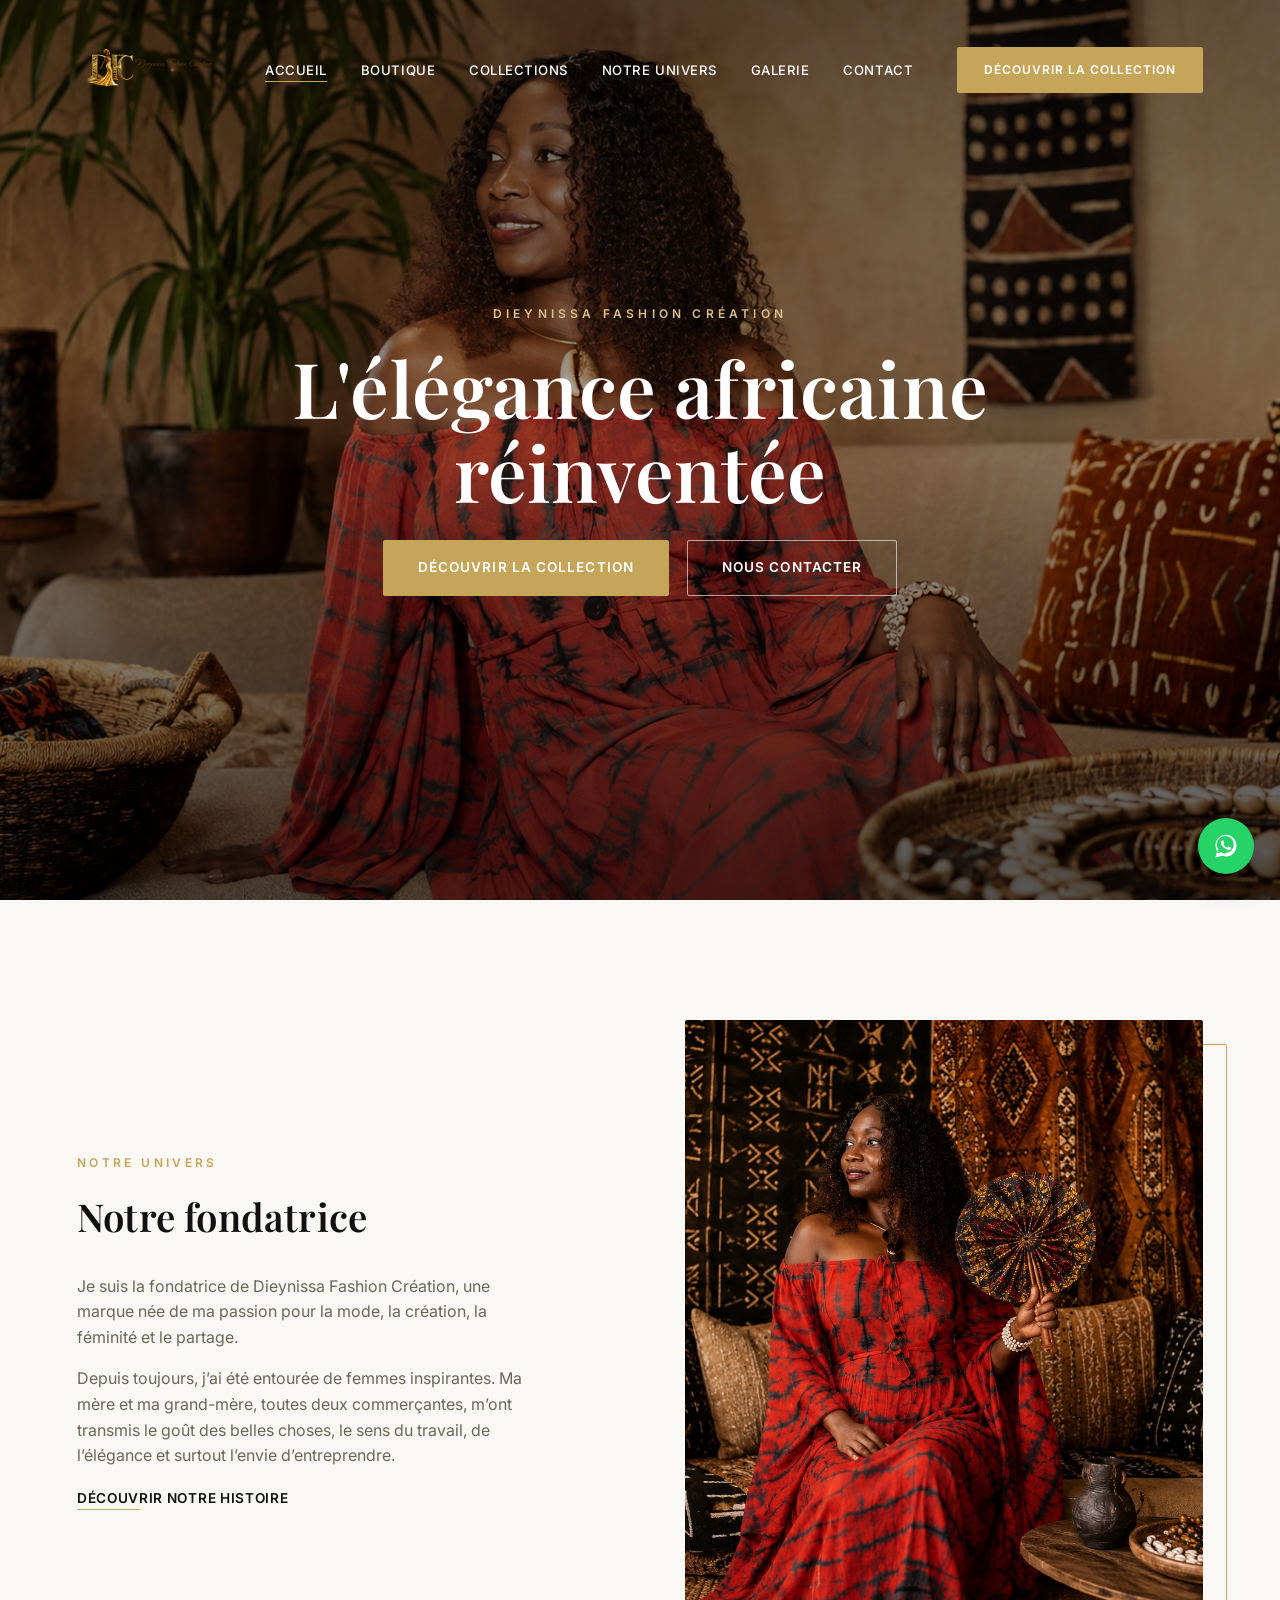
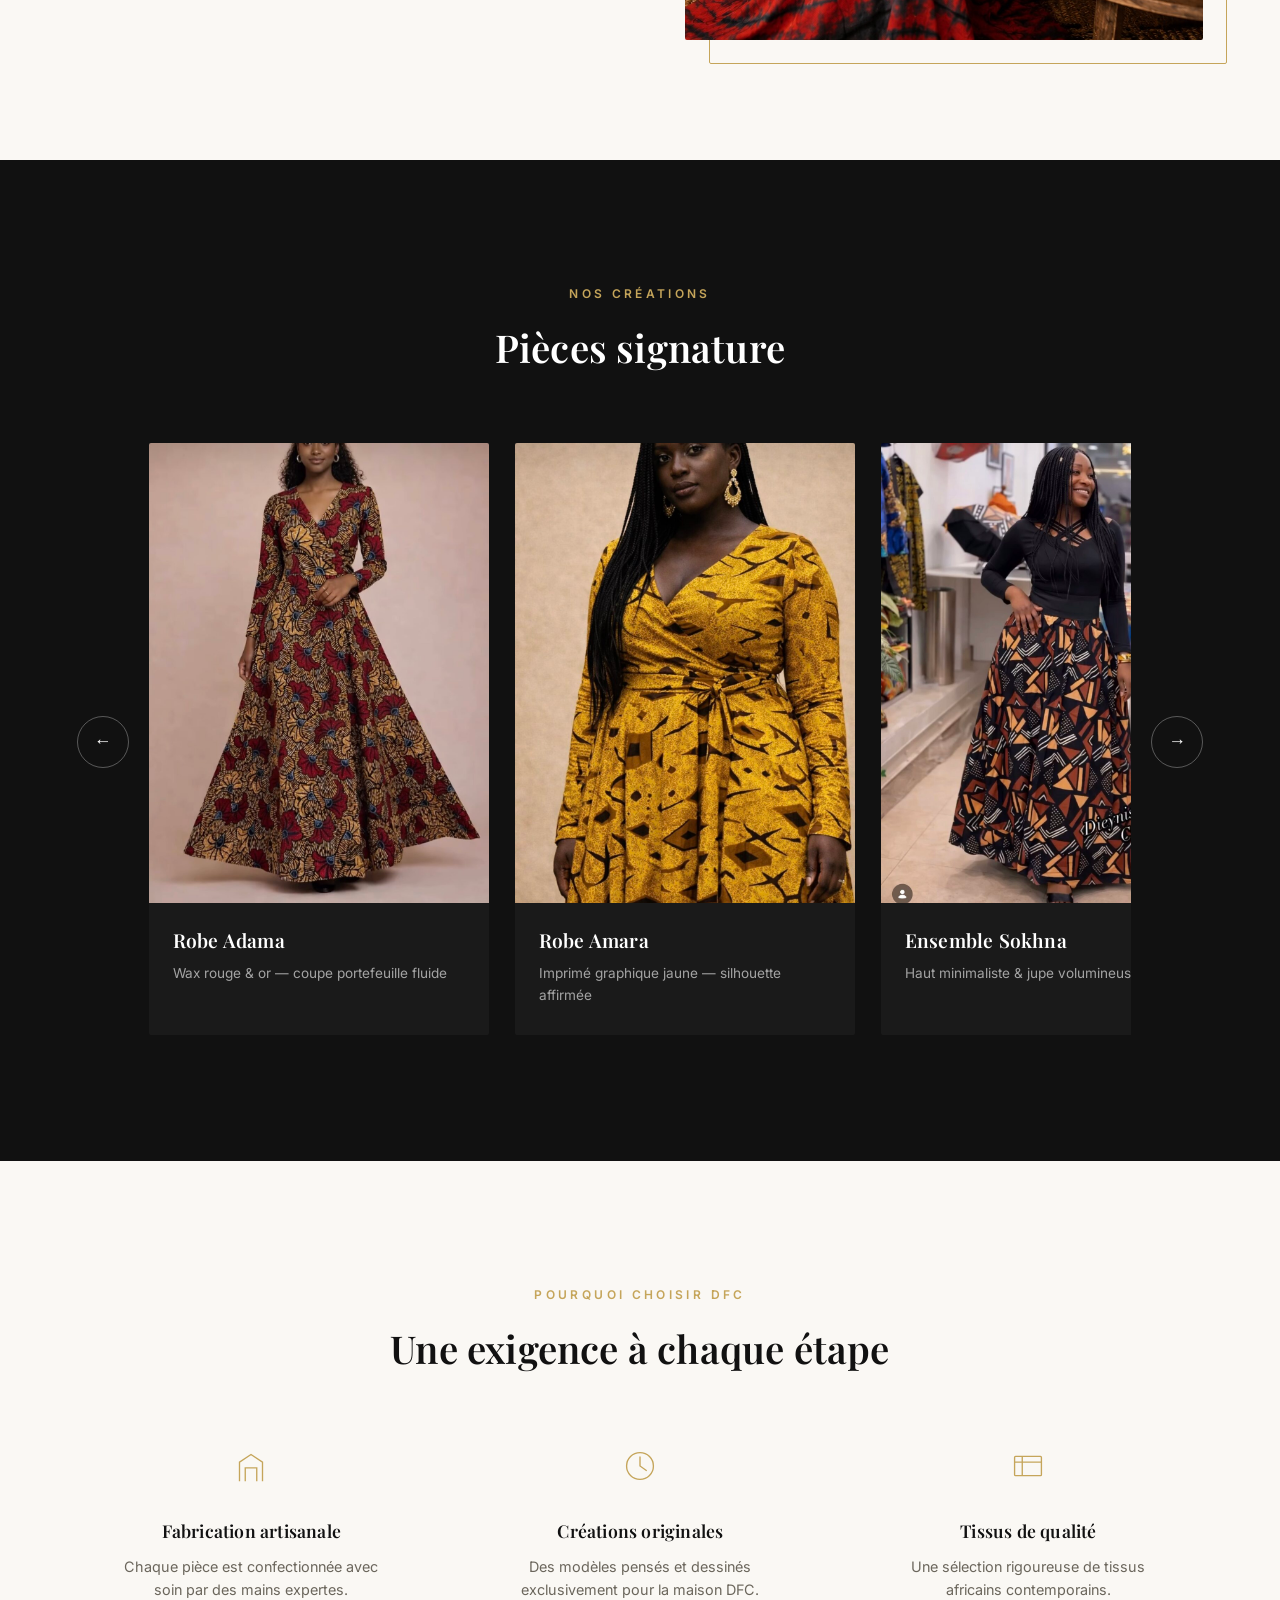
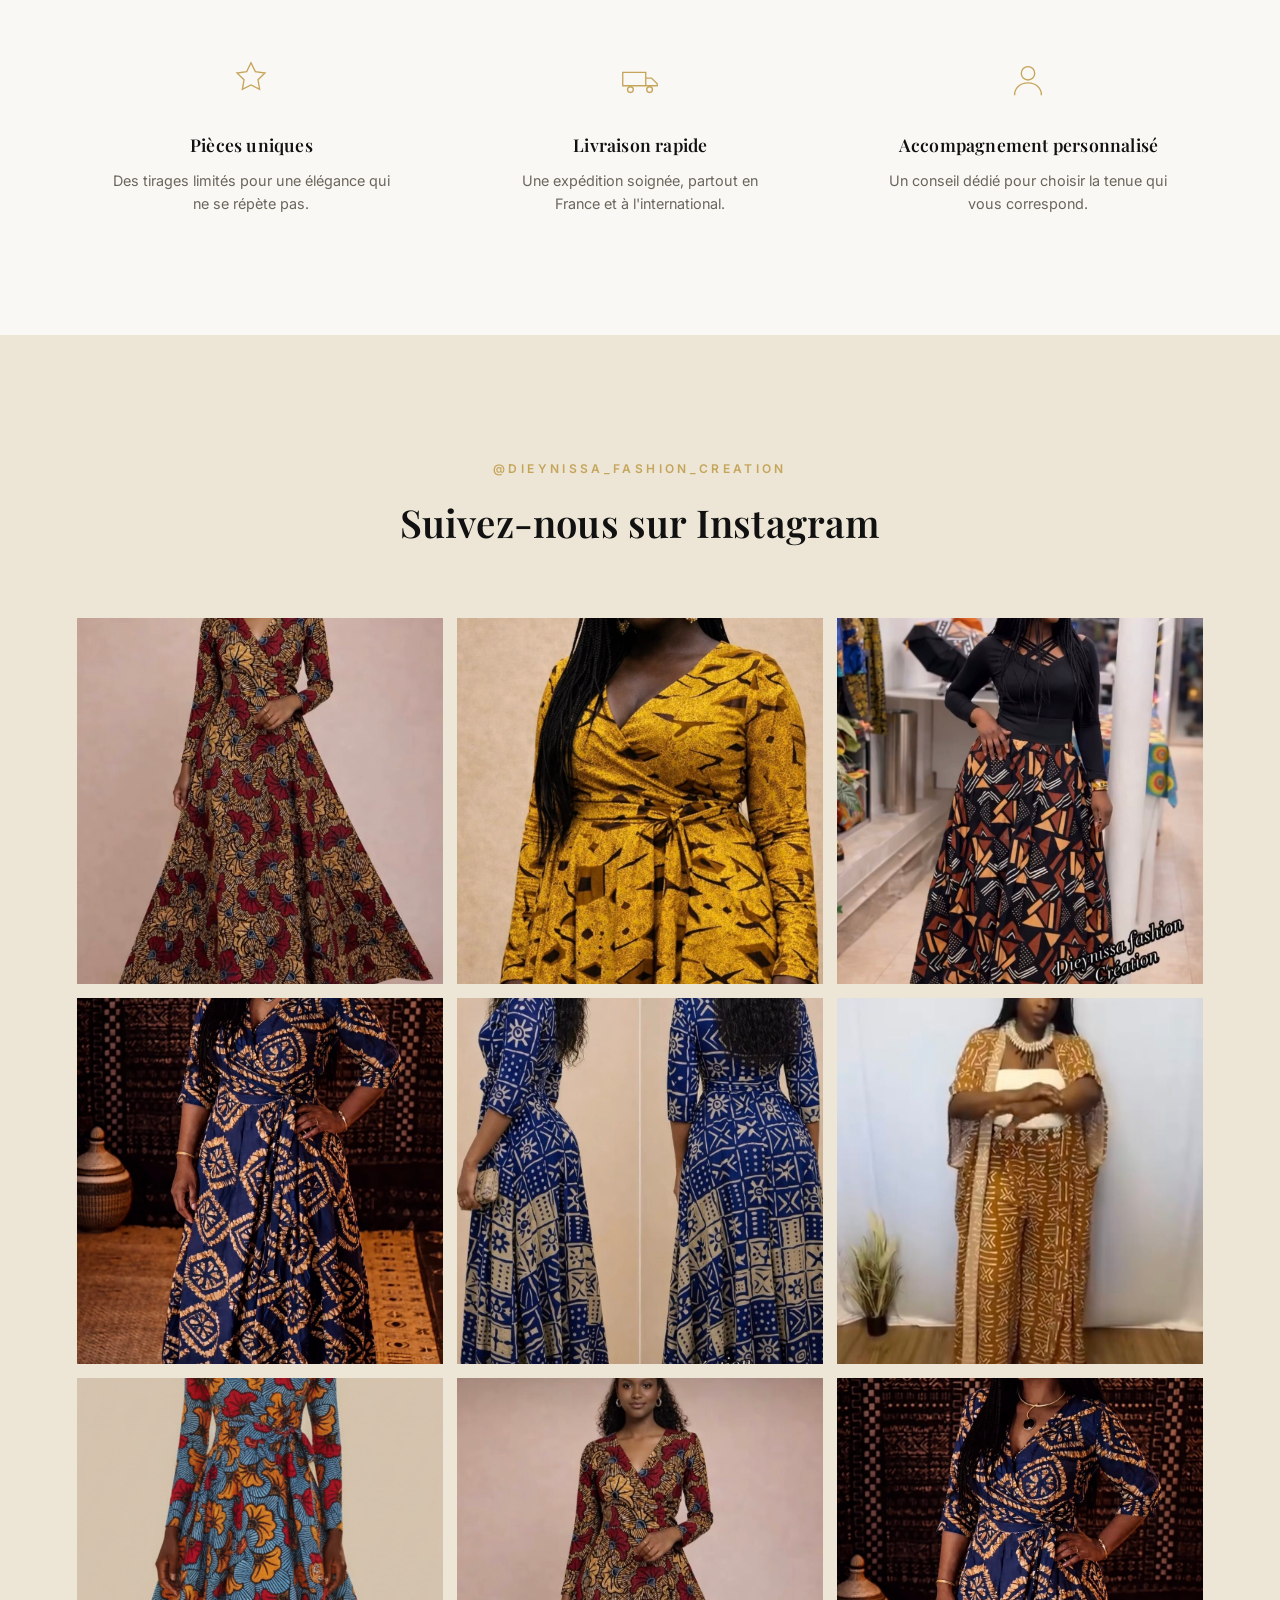
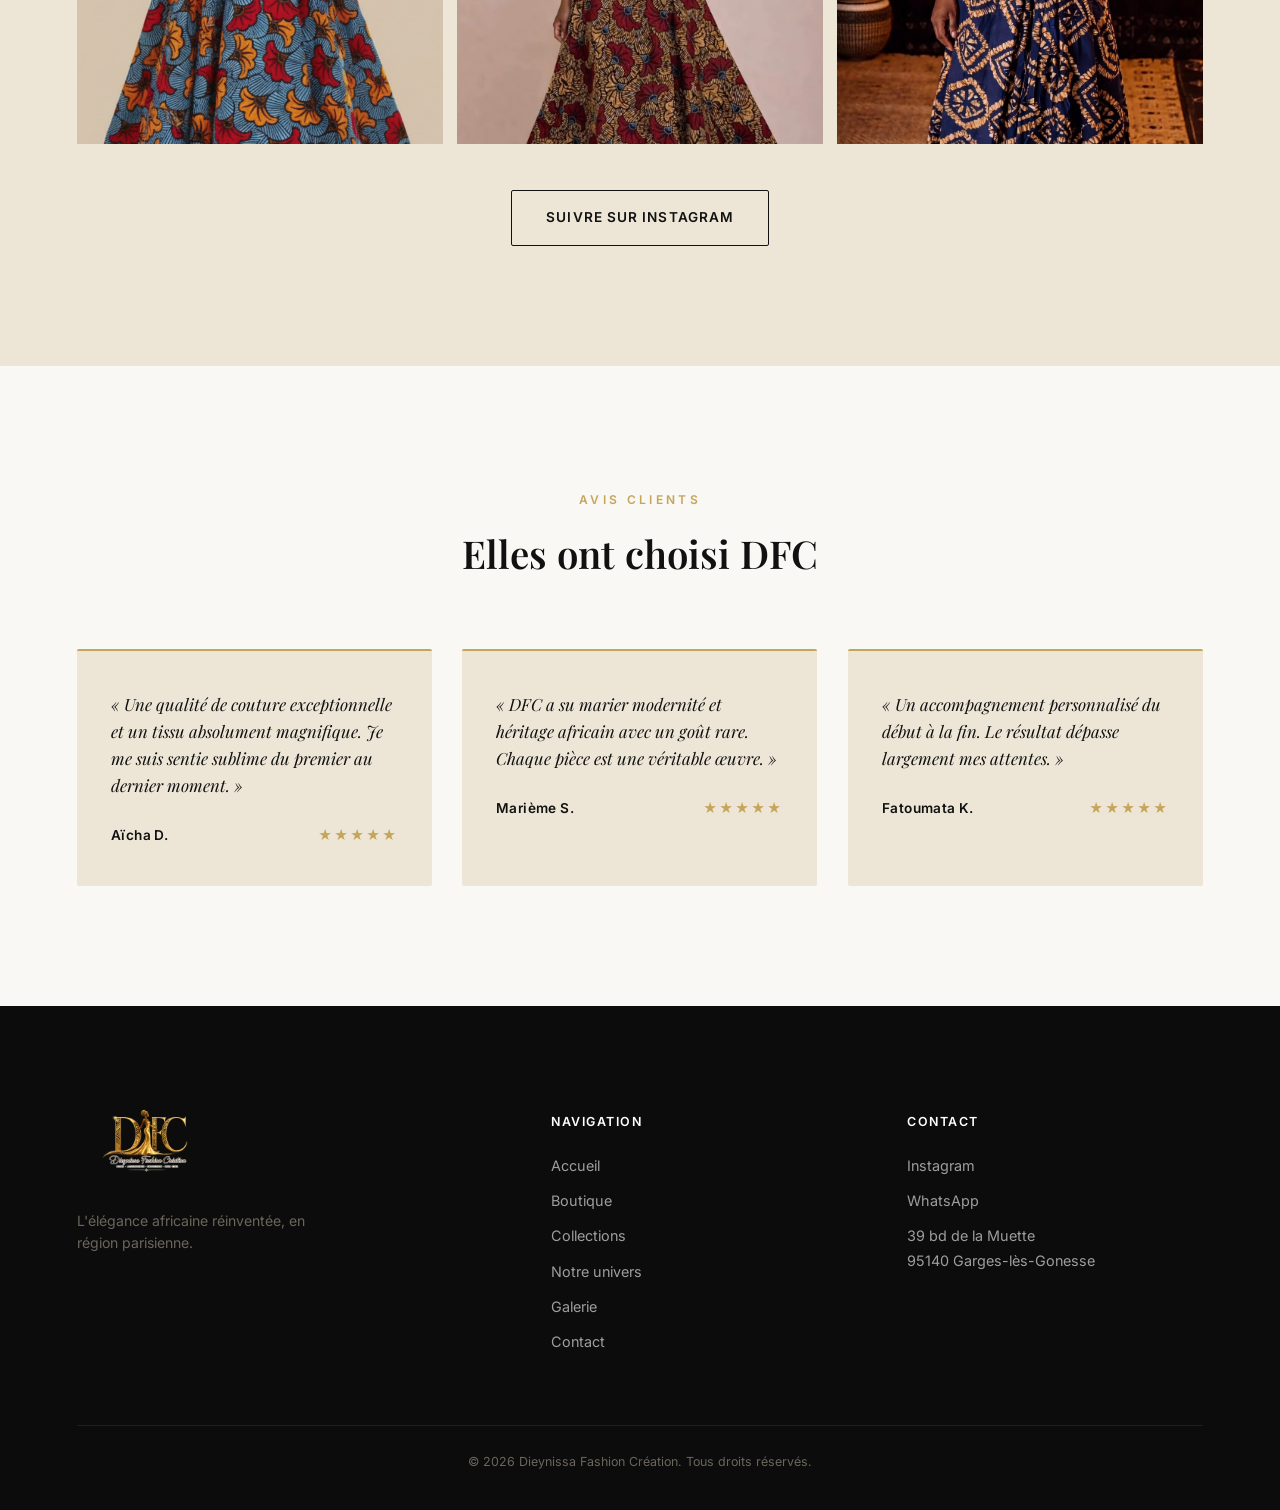
<file: index.html>
<!DOCTYPE html>
<html lang="fr">
<head>
<meta charset="UTF-8">
<meta name="viewport" content="width=device-width, initial-scale=1.0">
<title>Dieynissa Fashion Création — L'élégance africaine réinventée</title>
<meta name="description" content="DFC — Dieynissa Fashion Création. Robes, ensembles, jupes et tenues africaines modernes haut de gamme, conçues en région parisienne. Des créations uniques qui célèbrent la féminité et l'héritage africain.">
<meta name="theme-color" content="#111111">

<!-- Open Graph -->
<meta property="og:site_name" content="Dieynissa Fashion Création">
<meta property="og:title" content="Dieynissa Fashion Création — L'élégance africaine réinventée">
<meta property="og:description" content="Des créations uniques qui célèbrent la féminité, le savoir-faire et l'héritage africain.">
<meta property="og:type" content="website">
<meta property="og:url" content="https://dieynissa-fashion-creation.vercel.app/">
<meta property="og:image" content="assets/logo/dieynissa-social-share-og.png">
<meta property="og:image:width" content="1731">
<meta property="og:image:height" content="909">
<meta property="og:image:alt" content="Dieynissa Fashion Création — Mode, Accessoires, Séduction, Bien-être">

<!-- Twitter / X Card -->
<meta name="twitter:card" content="summary_large_image">
<meta name="twitter:title" content="Dieynissa Fashion Création — L'élégance africaine réinventée">
<meta name="twitter:description" content="Des créations uniques qui célèbrent la féminité, le savoir-faire et l'héritage africain.">
<meta name="twitter:image" content="assets/logo/dieynissa-social-share-og.png">

<!-- Favicons -->
<link rel="icon" href="assets/logo/favicon.ico" sizes="any">
<link rel="icon" type="image/png" sizes="16x16" href="assets/logo/favicon-16x16.png">
<link rel="icon" type="image/png" sizes="32x32" href="assets/logo/favicon-32x32.png">
<link rel="icon" type="image/png" sizes="48x48" href="assets/logo/favicon-48x48.png">
<link rel="apple-touch-icon" sizes="180x180" href="assets/logo/apple-touch-icon.png">
<link rel="manifest" href="site.webmanifest">

<link rel="preconnect" href="https://fonts.googleapis.com">
<link rel="preconnect" href="https://fonts.gstatic.com" crossorigin>
<link href="https://fonts.googleapis.com/css2?family=Playfair+Display:ital,wght@0,400;0,500;0,600;0,700;1,500&family=Inter:wght@300;400;500;600;700&display=swap" rel="stylesheet">

<link rel="stylesheet" href="css/style.css">
<link rel="stylesheet" href="css/responsive.css">

<script type="application/ld+json">
{
  "@context": "https://schema.org",
  "@type": "Organization",
  "name": "Dieynissa Fashion Création",
  "alternateName": "DFC",
  "url": "https://dieynissa-fashion-creation.vercel.app/",
  "logo": "https://dieynissa-fashion-creation.vercel.app/assets/logo/dieynissa-google-thumbnail.png",
  "sameAs": [
    "https://instagram.com/dieynissa_fashion_creation_2"
  ]
}
</script>
</head>
<body>

<!-- Loader -->
<div class="loader" id="loader" aria-hidden="true">
  <span class="loader__mark">DFC</span>
</div>

<!-- ============ NAVBAR ============ -->
<header class="navbar" id="navbar">
  <div class="navbar__inner">
    <a href="#accueil" class="navbar__logo" aria-label="Accueil — Dieynissa Fashion Création">
      <img src="assets/logo/dieynissa-header-logo.png" alt="Dieynissa Fashion Création" width="220" height="150">
    </a>

    <nav class="navbar__nav" id="navMenu" aria-label="Navigation principale">
      <ul>
        <li><a href="#accueil" class="nav-link active">Accueil</a></li>
        <li><a href="boutique.html" class="nav-link">Boutique</a></li>
        <li><a href="collections.html" class="nav-link">Collections</a></li>
        <li><a href="univers.html" class="nav-link">Notre univers</a></li>
        <li><a href="galerie.html" class="nav-link">Galerie</a></li>
        <li><a href="contact.html" class="nav-link">Contact</a></li>
      </ul>
      <a href="collections.html" class="btn btn--gold navbar__cta">Découvrir la collection</a>
    </nav>

    <button class="navbar__burger" id="burgerBtn" aria-label="Ouvrir le menu" aria-expanded="false" aria-controls="navMenu">
      <span></span><span></span><span></span>
    </button>
  </div>
</header>

<!-- ============ HERO ============ -->
<section class="hero" id="accueil">
  <div class="hero__slider" id="heroSlider">
    <div class="hero__slide hero__slide--1 is-active" style="background-image:url('assets/images/hero-1.PNG');"></div>
    <div class="hero__slide hero__slide--2" data-portrait="true" style="background-image:url('assets/images/hero-2.PNG');"></div>
    <div class="hero__slide hero__slide--3" data-portrait="true" style="background-image:url('assets/images/hero-3.PNG');"></div>
    <div class="hero__slide hero__slide--4" data-portrait="true" style="background-image:url('assets/images/hero-4.PNG');"></div>
    <div class="hero__slide hero__slide--5" data-portrait="true" style="background-image:url('assets/images/hero-5.PNG');"></div>
  </div>
  <div class="hero__overlay"></div>

  <div class="hero__content">
    <p class="hero__eyebrow reveal">Dieynissa Fashion Création</p>
    <h1 class="hero__title reveal">L'élégance africaine<br>réinventée</h1>
    <div class="hero__actions reveal">
      <a href="collections.html" class="btn btn--gold">Découvrir la collection</a>
      <a href="contact.html" class="btn btn--outline">Nous contacter</a>
    </div>
  </div>

  <div class="hero__dots" id="heroDots"></div>

  <a href="#univers" class="hero__scroll" aria-label="Défiler vers le bas">
    <span></span>
  </a>
</section>

<!-- ============ NOTRE UNIVERS ============ -->
<section class="univers" id="univers">
  <div class="univers__inner">
    <div class="univers__text reveal">
      <span class="eyebrow">Notre univers</span>
      <h2>Notre fondatrice</h2>
      <p>Je suis la fondatrice de Dieynissa Fashion Création, une marque née de ma passion pour la mode, la création, la féminité et le partage.</p>
      <p>Depuis toujours, j’ai été entourée de femmes inspirantes. Ma mère et ma grand-mère, toutes deux commerçantes, m’ont transmis le goût des belles choses, le sens du travail, de l’élégance et surtout l’envie d’entreprendre.</p>
      <a href="univers.html" class="link-underline">Découvrir notre histoire</a>
    </div>
    <div class="univers__media reveal">
      <img src="assets/images/fondatrice.PNG" alt="Portrait de la fondatrice de Dieynissa Fashion Création" loading="lazy" width="1000" height="1600">
      <div class="univers__frame" aria-hidden="true"></div>
    </div>
  </div>
</section>

<!-- ============ NOS CRÉATIONS — CAROUSEL ============ -->
<section class="creations">
  <div class="section-head reveal">
    <span class="eyebrow">Nos créations</span>
    <h2>Pièces signature</h2>
  </div>

  <div class="creations__carousel">
    <button class="creations__arrow creations__arrow--prev" id="creationsPrev" aria-label="Création précédente">&#8592;</button>

    <div class="creations__track" id="creationsTrack">
      <article class="creation-card">
        <img src="assets/images/robe-01.jpg" alt="Robe Adama" loading="lazy">
        <div class="creation-card__caption">
          <h3>Robe Adama</h3>
          <p>Wax rouge &amp; or — coupe portefeuille fluide</p>
        </div>
      </article>
      <article class="creation-card">
        <img src="assets/images/robe-02.jpg" alt="Robe Amara" loading="lazy">
        <div class="creation-card__caption">
          <h3>Robe Amara</h3>
          <p>Imprimé graphique jaune — silhouette affirmée</p>
        </div>
      </article>
      <article class="creation-card">
        <img src="assets/images/ensemble-01.jpg" alt="Ensemble Sokhna" loading="lazy">
        <div class="creation-card__caption">
          <h3>Ensemble Sokhna</h3>
          <p>Haut minimaliste &amp; jupe volumineuse</p>
        </div>
      </article>
      <article class="creation-card">
        <img src="assets/images/robe-03.jpg" alt="Robe Fatou" loading="lazy">
        <div class="creation-card__caption">
          <h3>Robe Fatou</h3>
          <p>Motifs batik bleu nuit &amp; or</p>
        </div>
      </article>
      <article class="creation-card">
        <img src="assets/images/ensemble-02.jpg" alt="Tenue Yasmine" loading="lazy">
        <div class="creation-card__caption">
          <h3>Tenue Yasmine</h3>
          <p>Kimono &amp; pantalon fluide mudcloth</p>
        </div>
      </article>
      <article class="creation-card">
        <img src="assets/images/IMG_0321.PNG" alt="Robe Nabou" loading="lazy">
        <div class="creation-card__caption">
          <h3>Robe Nabou</h3>
          <p>Floral rouge &amp; or — manches longues</p>
        </div>
      </article>
    </div>

    <button class="creations__arrow creations__arrow--next" id="creationsNext" aria-label="Création suivante">&#8594;</button>
  </div>
</section>

<!-- ============ POURQUOI CHOISIR DFC ============ -->
<section class="why">
  <div class="section-head reveal">
    <span class="eyebrow">Pourquoi choisir DFC</span>
    <h2>Une exigence à chaque étape</h2>
  </div>

  <div class="why__grid">
    <div class="why__item reveal">
      <svg viewBox="0 0 48 48" class="why__icon" aria-hidden="true"><path d="M12 40V20l12-8 12 8v20" fill="none" stroke="currentColor" stroke-width="1.4"/><path d="M18 40V26h12v14" fill="none" stroke="currentColor" stroke-width="1.4"/></svg>
      <h3>Fabrication artisanale</h3>
      <p>Chaque pièce est confectionnée avec soin par des mains expertes.</p>
    </div>
    <div class="why__item reveal">
      <svg viewBox="0 0 48 48" class="why__icon" aria-hidden="true"><circle cx="24" cy="24" r="14" fill="none" stroke="currentColor" stroke-width="1.4"/><path d="M24 14v10l7 5" fill="none" stroke="currentColor" stroke-width="1.4"/></svg>
      <h3>Créations originales</h3>
      <p>Des modèles pensés et dessinés exclusivement pour la maison DFC.</p>
    </div>
    <div class="why__item reveal">
      <svg viewBox="0 0 48 48" class="why__icon" aria-hidden="true"><rect x="10" y="14" width="28" height="20" rx="1" fill="none" stroke="currentColor" stroke-width="1.4"/><path d="M10 20h28M18 14v20" fill="none" stroke="currentColor" stroke-width="1.4"/></svg>
      <h3>Tissus de qualité</h3>
      <p>Une sélection rigoureuse de tissus africains contemporains.</p>
    </div>
    <div class="why__item reveal">
      <svg viewBox="0 0 48 48" class="why__icon" aria-hidden="true"><path d="M24 6l4.5 9.2 10.1 1.5-7.3 7.1 1.7 10-9-4.7-9 4.7 1.7-10-7.3-7.1 10.1-1.5z" fill="none" stroke="currentColor" stroke-width="1.4"/></svg>
      <h3>Pièces uniques</h3>
      <p>Des tirages limités pour une élégance qui ne se répète pas.</p>
    </div>
    <div class="why__item reveal">
      <svg viewBox="0 0 48 48" class="why__icon" aria-hidden="true"><path d="M6 30h24V16H6zM30 22h6l6 6v2h-12z" fill="none" stroke="currentColor" stroke-width="1.4"/><circle cx="14" cy="34" r="3" fill="none" stroke="currentColor" stroke-width="1.4"/><circle cx="34" cy="34" r="3" fill="none" stroke="currentColor" stroke-width="1.4"/></svg>
      <h3>Livraison rapide</h3>
      <p>Une expédition soignée, partout en France et à l'international.</p>
    </div>
    <div class="why__item reveal">
      <svg viewBox="0 0 48 48" class="why__icon" aria-hidden="true"><circle cx="24" cy="17" r="7" fill="none" stroke="currentColor" stroke-width="1.4"/><path d="M10 40c0-8 6-13 14-13s14 5 14 13" fill="none" stroke="currentColor" stroke-width="1.4"/></svg>
      <h3>Accompagnement personnalisé</h3>
      <p>Un conseil dédié pour choisir la tenue qui vous correspond.</p>
    </div>
  </div>
</section>

<!-- ============ INSTAGRAM ============ -->
<section class="instagram">
  <div class="section-head reveal">
    <span class="eyebrow">@dieynissa_fashion_creation</span>
    <h2>Suivez-nous sur Instagram</h2>
  </div>

  <div class="instagram__grid">
    <a class="instagram__item reveal" href="https://instagram.com/dieynissa_fashion_creation_2" target="_blank" rel="noopener"><img src="assets/images/robe-01.jpg" alt="Photo Instagram DFC" loading="lazy"></a>
    <a class="instagram__item reveal" href="https://instagram.com/dieynissa_fashion_creation_2" target="_blank" rel="noopener"><img src="assets/images/robe-02.jpg" alt="Photo Instagram DFC" loading="lazy"></a>
    <a class="instagram__item reveal" href="https://instagram.com/dieynissa_fashion_creation_2" target="_blank" rel="noopener"><img src="assets/images/ensemble-01.jpg" alt="Photo Instagram DFC" loading="lazy"></a>
    <a class="instagram__item reveal" href="https://instagram.com/dieynissa_fashion_creation_2" target="_blank" rel="noopener"><img src="assets/images/robe-03.jpg" alt="Photo Instagram DFC" loading="lazy"></a>
    <a class="instagram__item reveal" href="https://instagram.com/dieynissa_fashion_creation_2" target="_blank" rel="noopener"><img src="assets/images/robe-04.jpg" alt="Photo Instagram DFC" loading="lazy"></a>
    <a class="instagram__item reveal" href="https://instagram.com/dieynissa_fashion_creation_2" target="_blank" rel="noopener"><img src="assets/images/ensemble-02.jpg" alt="Photo Instagram DFC" loading="lazy"></a>
    <a class="instagram__item reveal" href="https://instagram.com/dieynissa_fashion_creation_2" target="_blank" rel="noopener"><img src="assets/images/IMG_0321.PNG" alt="Photo Instagram DFC" loading="lazy"></a>
    <a class="instagram__item reveal" href="https://instagram.com/dieynissa_fashion_creation_2" target="_blank" rel="noopener"><img src="assets/images/robe-01.jpg" alt="Photo Instagram DFC" loading="lazy" style="object-position:70% 20%;"></a>
    <a class="instagram__item reveal" href="https://instagram.com/dieynissa_fashion_creation_2" target="_blank" rel="noopener"><img src="assets/images/robe-03.jpg" alt="Photo Instagram DFC" loading="lazy" style="object-position:80% 30%;"></a>
  </div>

  <div class="instagram__cta reveal">
    <a href="https://instagram.com/dieynissa_fashion_creation_2" target="_blank" rel="noopener" class="btn btn--outline-dark">Suivre sur Instagram</a>
  </div>
</section>

<!-- ============ AVIS CLIENTS ============ -->
<section class="testimonials">
  <div class="section-head reveal">
    <span class="eyebrow">Avis clients</span>
    <h2>Elles ont choisi DFC</h2>
  </div>

  <div class="testimonials__grid">
    <blockquote class="testimonial-card reveal">
      <p>« Une qualité de couture exceptionnelle et un tissu absolument magnifique. Je me suis sentie sublime du premier au dernier moment. »</p>
      <footer>
        <span class="testimonial-card__name">Aïcha D.</span>
        <span class="testimonial-card__stars" aria-label="5 étoiles sur 5">★★★★★</span>
      </footer>
    </blockquote>
    <blockquote class="testimonial-card reveal">
      <p>« DFC a su marier modernité et héritage africain avec un goût rare. Chaque pièce est une véritable œuvre. »</p>
      <footer>
        <span class="testimonial-card__name">Marième S.</span>
        <span class="testimonial-card__stars" aria-label="5 étoiles sur 5">★★★★★</span>
      </footer>
    </blockquote>
    <blockquote class="testimonial-card reveal">
      <p>« Un accompagnement personnalisé du début à la fin. Le résultat dépasse largement mes attentes. »</p>
      <footer>
        <span class="testimonial-card__name">Fatoumata K.</span>
        <span class="testimonial-card__stars" aria-label="5 étoiles sur 5">★★★★★</span>
      </footer>
    </blockquote>
  </div>
</section>

<!-- ============ FOOTER ============ -->
<footer class="footer">
  <div class="footer__inner">
    <div class="footer__brand">
      <img src="assets/logo/dieynissa-footer-logo.png" alt="Dieynissa Fashion Création" width="230" height="157">
      <p>L'élégance africaine réinventée, en région parisienne.</p>
    </div>

    <nav class="footer__nav" aria-label="Navigation pied de page">
      <h4>Navigation</h4>
      <a href="#accueil">Accueil</a>
      <a href="boutique.html">Boutique</a>
      <a href="collections.html">Collections</a>
      <a href="univers.html">Notre univers</a>
      <a href="galerie.html">Galerie</a>
      <a href="contact.html">Contact</a>
    </nav>

    <div class="footer__contact">
      <h4>Contact</h4>
      <a href="https://instagram.com/dieynissa_fashion_creation_2" target="_blank" rel="noopener">Instagram</a>
      <a href="https://wa.me/33600000000" target="_blank" rel="noopener">WhatsApp</a>
      <address>39 bd de la Muette<br>95140 Garges-lès-Gonesse</address>
    </div>
  </div>

  <div class="footer__bottom">
    <p>&copy; <span id="year"></span> Dieynissa Fashion Création. Tous droits réservés.</p>
  </div>
</footer>

<a href="https://wa.me/33600000000" target="_blank" rel="noopener" class="float-whatsapp" aria-label="Nous contacter sur WhatsApp">
  <svg viewBox="0 0 32 32" aria-hidden="true"><path fill="currentColor" d="M16.01 3C9.38 3 4 8.38 4 15.01c0 2.35.68 4.55 1.86 6.4L4 29l7.78-1.84a11.9 11.9 0 0 0 4.23.78h.01c6.63 0 12.01-5.38 12.01-12.01C28.02 8.38 22.64 3 16.01 3zm0 21.7h-.01a9.66 9.66 0 0 1-4.93-1.35l-.35-.21-4.63 1.09 1.11-4.51-.23-.37a9.63 9.63 0 0 1-1.49-5.15c0-5.34 4.35-9.69 9.7-9.69 2.59 0 5.02 1.01 6.85 2.85a9.62 9.62 0 0 1 2.84 6.84c0 5.35-4.35 9.7-9.86 9.7zm5.31-7.26c-.29-.15-1.72-.85-1.99-.94-.27-.1-.46-.15-.66.15-.19.29-.75.94-.92 1.13-.17.19-.34.22-.63.07-.29-.15-1.22-.45-2.33-1.44a8.7 8.7 0 0 1-1.61-2c-.17-.29-.02-.44.13-.59.13-.13.29-.34.44-.51.15-.17.19-.29.29-.48.1-.19.05-.36-.02-.51-.07-.15-.66-1.59-.91-2.18-.24-.57-.48-.5-.66-.51h-.56c-.19 0-.51.07-.78.36s-1.02 1-1.02 2.44 1.05 2.83 1.19 3.02c.15.19 2.06 3.14 4.99 4.4.7.3 1.24.48 1.67.61.7.22 1.34.19 1.84.12.56-.08 1.72-.7 1.96-1.38.24-.68.24-1.26.17-1.38-.07-.12-.26-.19-.55-.34z"/></svg>
</a>

<script src="js/app.js"></script>
</body>
</html>
</file>
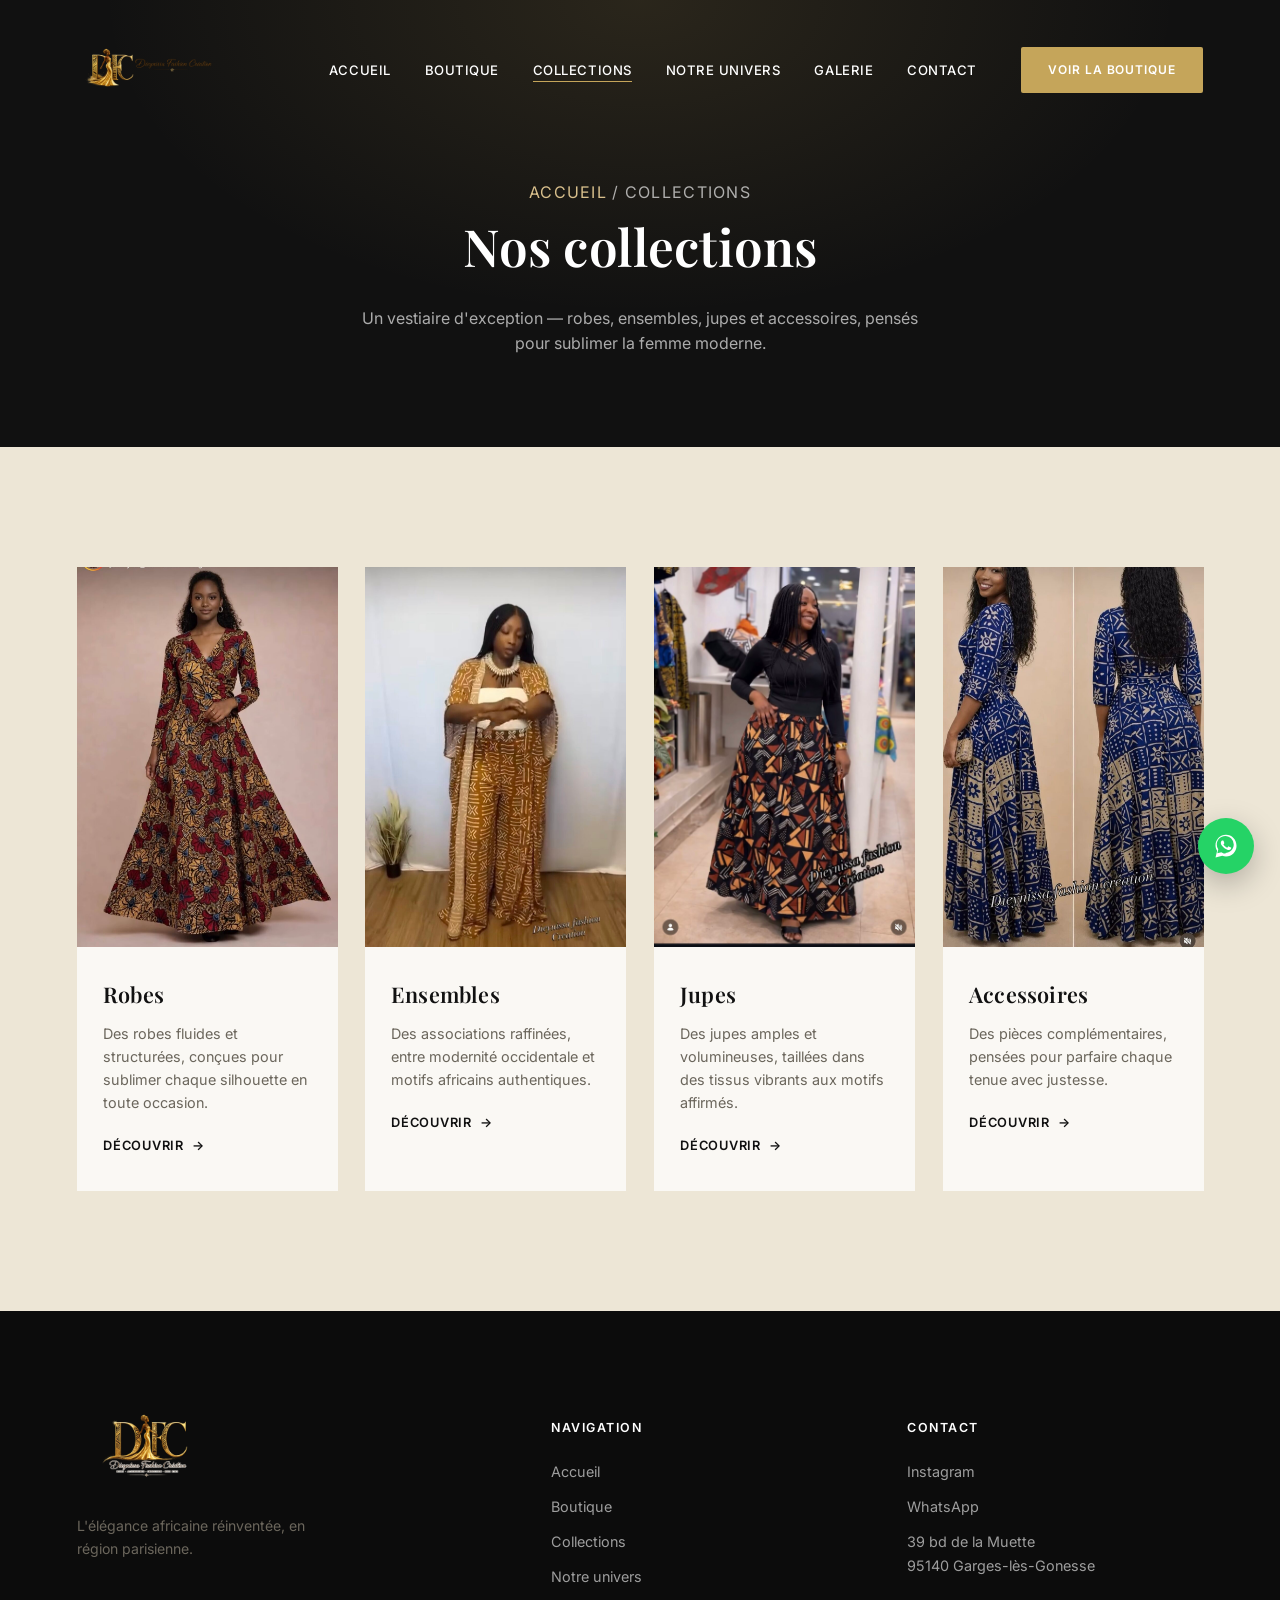
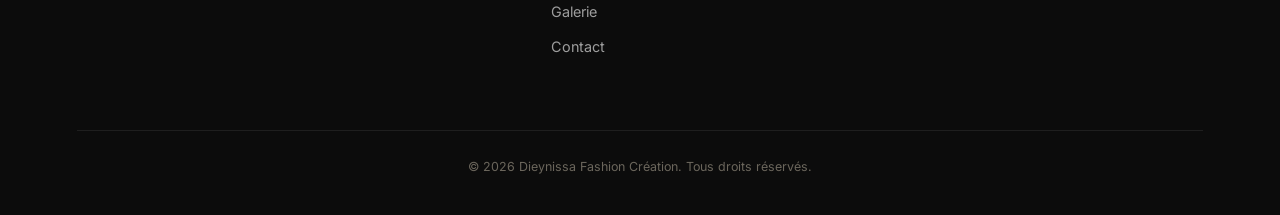
<file: collections.html>
<!DOCTYPE html>
<html lang="fr">
<head>
<meta charset="UTF-8">
<meta name="viewport" content="width=device-width, initial-scale=1.0">
<title>Collections — Dieynissa Fashion Création</title>
<meta name="description" content="Découvrez les collections Dieynissa Fashion Création : robes, ensembles, jupes et accessoires haut de gamme à l'héritage africain.">
<meta name="theme-color" content="#111111">

<!-- Open Graph -->
<meta property="og:site_name" content="Dieynissa Fashion Création">
<meta property="og:title" content="Collections — Dieynissa Fashion Création">
<meta property="og:description" content="Découvrez les collections Dieynissa Fashion Création : robes, ensembles, jupes et accessoires haut de gamme à l'héritage africain.">
<meta property="og:type" content="website">
<meta property="og:url" content="https://dieynissa-fashion-creation.vercel.app/collections.html">
<meta property="og:image" content="assets/logo/dieynissa-social-share-og.png">
<meta property="og:image:width" content="1731">
<meta property="og:image:height" content="909">
<meta property="og:image:alt" content="Dieynissa Fashion Création — Mode, Accessoires, Séduction, Bien-être">

<!-- Twitter / X Card -->
<meta name="twitter:card" content="summary_large_image">
<meta name="twitter:title" content="Collections — Dieynissa Fashion Création">
<meta name="twitter:description" content="Découvrez les collections Dieynissa Fashion Création : robes, ensembles, jupes et accessoires haut de gamme à l'héritage africain.">
<meta name="twitter:image" content="assets/logo/dieynissa-social-share-og.png">

<!-- Favicons -->
<link rel="icon" href="assets/logo/favicon.ico" sizes="any">
<link rel="icon" type="image/png" sizes="16x16" href="assets/logo/favicon-16x16.png">
<link rel="icon" type="image/png" sizes="32x32" href="assets/logo/favicon-32x32.png">
<link rel="icon" type="image/png" sizes="48x48" href="assets/logo/favicon-48x48.png">
<link rel="apple-touch-icon" sizes="180x180" href="assets/logo/apple-touch-icon.png">
<link rel="manifest" href="site.webmanifest">

<link rel="preconnect" href="https://fonts.googleapis.com">
<link rel="preconnect" href="https://fonts.gstatic.com" crossorigin>
<link href="https://fonts.googleapis.com/css2?family=Playfair+Display:ital,wght@0,400;0,500;0,600;0,700;1,500&family=Inter:wght@300;400;500;600;700&display=swap" rel="stylesheet">

<link rel="stylesheet" href="css/style.css">
<link rel="stylesheet" href="css/responsive.css">

<script type="application/ld+json">
{
  "@context": "https://schema.org",
  "@type": "Organization",
  "name": "Dieynissa Fashion Création",
  "alternateName": "DFC",
  "url": "https://dieynissa-fashion-creation.vercel.app/",
  "logo": "https://dieynissa-fashion-creation.vercel.app/assets/logo/dieynissa-google-thumbnail.png",
  "sameAs": [
    "https://instagram.com/dieynissa_fashion_creation_2"
  ]
}
</script>
</head>
<body>

<div class="loader" id="loader" aria-hidden="true">
  <span class="loader__mark">DFC</span>
</div>

<!-- ============ NAVBAR ============ -->
<header class="navbar" id="navbar">
  <div class="navbar__inner">
    <a href="index.html" class="navbar__logo" aria-label="Accueil — Dieynissa Fashion Création">
      <img src="assets/logo/dieynissa-header-logo.png" alt="Dieynissa Fashion Création" width="220" height="150">
    </a>

    <nav class="navbar__nav" id="navMenu" aria-label="Navigation principale">
      <ul>
        <li><a href="index.html" class="nav-link">Accueil</a></li>
        <li><a href="boutique.html" class="nav-link">Boutique</a></li>
        <li><a href="collections.html" class="nav-link active">Collections</a></li>
        <li><a href="univers.html" class="nav-link">Notre univers</a></li>
        <li><a href="galerie.html" class="nav-link">Galerie</a></li>
        <li><a href="contact.html" class="nav-link">Contact</a></li>
      </ul>
      <a href="boutique.html" class="btn btn--gold navbar__cta">Voir la boutique</a>
    </nav>

    <button class="navbar__burger" id="burgerBtn" aria-label="Ouvrir le menu" aria-expanded="false" aria-controls="navMenu">
      <span></span><span></span><span></span>
    </button>
  </div>
</header>

<!-- ============ BANNIÈRE ============ -->
<section class="page-banner">
  <p class="page-banner__crumb"><a href="index.html">Accueil</a> / Collections</p>
  <h1>Nos collections</h1>
  <p>Un vestiaire d'exception — robes, ensembles, jupes et accessoires, pensés pour sublimer la femme moderne.</p>
</section>

<!-- ============ COLLECTIONS ============ -->
<section class="collections">
  <div class="collections__grid">
    <article class="collection-card reveal">
      <div class="collection-card__media">
        <img src="assets/images/robe-01.jpg" alt="Robe longue imprimée wax rouge et or" loading="lazy" width="900" height="1400">
      </div>
      <div class="collection-card__body">
        <h3>Robes</h3>
        <p>Des robes fluides et structurées, conçues pour sublimer chaque silhouette en toute occasion.</p>
        <a href="contact.html" class="link-arrow">Découvrir</a>
      </div>
    </article>

    <article class="collection-card reveal">
      <div class="collection-card__media">
        <img src="assets/images/ensemble-02.jpg" alt="Ensemble kimono et pantalon imprimé mudcloth ocre" loading="lazy" width="900" height="1400">
      </div>
      <div class="collection-card__body">
        <h3>Ensembles</h3>
        <p>Des associations raffinées, entre modernité occidentale et motifs africains authentiques.</p>
        <a href="contact.html" class="link-arrow">Découvrir</a>
      </div>
    </article>

    <article class="collection-card reveal">
      <div class="collection-card__media">
        <img src="assets/images/ensemble-01.jpg" alt="Jupe longue imprimée motifs graphiques" loading="lazy" width="900" height="1400">
      </div>
      <div class="collection-card__body">
        <h3>Jupes</h3>
        <p>Des jupes amples et volumineuses, taillées dans des tissus vibrants aux motifs affirmés.</p>
        <a href="contact.html" class="link-arrow">Découvrir</a>
      </div>
    </article>

    <article class="collection-card reveal">
      <div class="collection-card__media">
        <img src="assets/images/robe-04.jpg" alt="Accessoires et détails d'une tenue DFC, pochette et bijoux dorés" loading="lazy" width="900" height="1400" style="object-position:15% 78%;">
      </div>
      <div class="collection-card__body">
        <h3>Accessoires</h3>
        <p>Des pièces complémentaires, pensées pour parfaire chaque tenue avec justesse.</p>
        <a href="contact.html" class="link-arrow">Découvrir</a>
      </div>
    </article>
  </div>
</section>

<!-- ============ FOOTER ============ -->
<footer class="footer">
  <div class="footer__inner">
    <div class="footer__brand">
      <img src="assets/logo/dieynissa-footer-logo.png" alt="Dieynissa Fashion Création" width="230" height="157">
      <p>L'élégance africaine réinventée, en région parisienne.</p>
    </div>

    <nav class="footer__nav" aria-label="Navigation pied de page">
      <h4>Navigation</h4>
      <a href="index.html">Accueil</a>
      <a href="boutique.html">Boutique</a>
      <a href="collections.html">Collections</a>
      <a href="univers.html">Notre univers</a>
      <a href="galerie.html">Galerie</a>
      <a href="contact.html">Contact</a>
    </nav>

    <div class="footer__contact">
      <h4>Contact</h4>
      <a href="https://instagram.com/dieynissa_fashion_creation_2" target="_blank" rel="noopener">Instagram</a>
      <a href="https://wa.me/33600000000" target="_blank" rel="noopener">WhatsApp</a>
      <address>39 bd de la Muette<br>95140 Garges-lès-Gonesse</address>
    </div>
  </div>

  <div class="footer__bottom">
    <p>&copy; <span id="year"></span> Dieynissa Fashion Création. Tous droits réservés.</p>
  </div>
</footer>

<a href="https://wa.me/33600000000" target="_blank" rel="noopener" class="float-whatsapp" aria-label="Nous contacter sur WhatsApp">
  <svg viewBox="0 0 32 32" aria-hidden="true"><path fill="currentColor" d="M16.01 3C9.38 3 4 8.38 4 15.01c0 2.35.68 4.55 1.86 6.4L4 29l7.78-1.84a11.9 11.9 0 0 0 4.23.78h.01c6.63 0 12.01-5.38 12.01-12.01C28.02 8.38 22.64 3 16.01 3zm0 21.7h-.01a9.66 9.66 0 0 1-4.93-1.35l-.35-.21-4.63 1.09 1.11-4.51-.23-.37a9.63 9.63 0 0 1-1.49-5.15c0-5.34 4.35-9.69 9.7-9.69 2.59 0 5.02 1.01 6.85 2.85a9.62 9.62 0 0 1 2.84 6.84c0 5.35-4.35 9.7-9.86 9.7zm5.31-7.26c-.29-.15-1.72-.85-1.99-.94-.27-.1-.46-.15-.66.15-.19.29-.75.94-.92 1.13-.17.19-.34.22-.63.07-.29-.15-1.22-.45-2.33-1.44a8.7 8.7 0 0 1-1.61-2c-.17-.29-.02-.44.13-.59.13-.13.29-.34.44-.51.15-.17.19-.29.29-.48.1-.19.05-.36-.02-.51-.07-.15-.66-1.59-.91-2.18-.24-.57-.48-.5-.66-.51h-.56c-.19 0-.51.07-.78.36s-1.02 1-1.02 2.44 1.05 2.83 1.19 3.02c.15.19 2.06 3.14 4.99 4.4.7.3 1.24.48 1.67.61.7.22 1.34.19 1.84.12.56-.08 1.72-.7 1.96-1.38.24-.68.24-1.26.17-1.38-.07-.12-.26-.19-.55-.34z"/></svg>
</a>

<script src="js/app.js"></script>
</body>
</html>
</file>
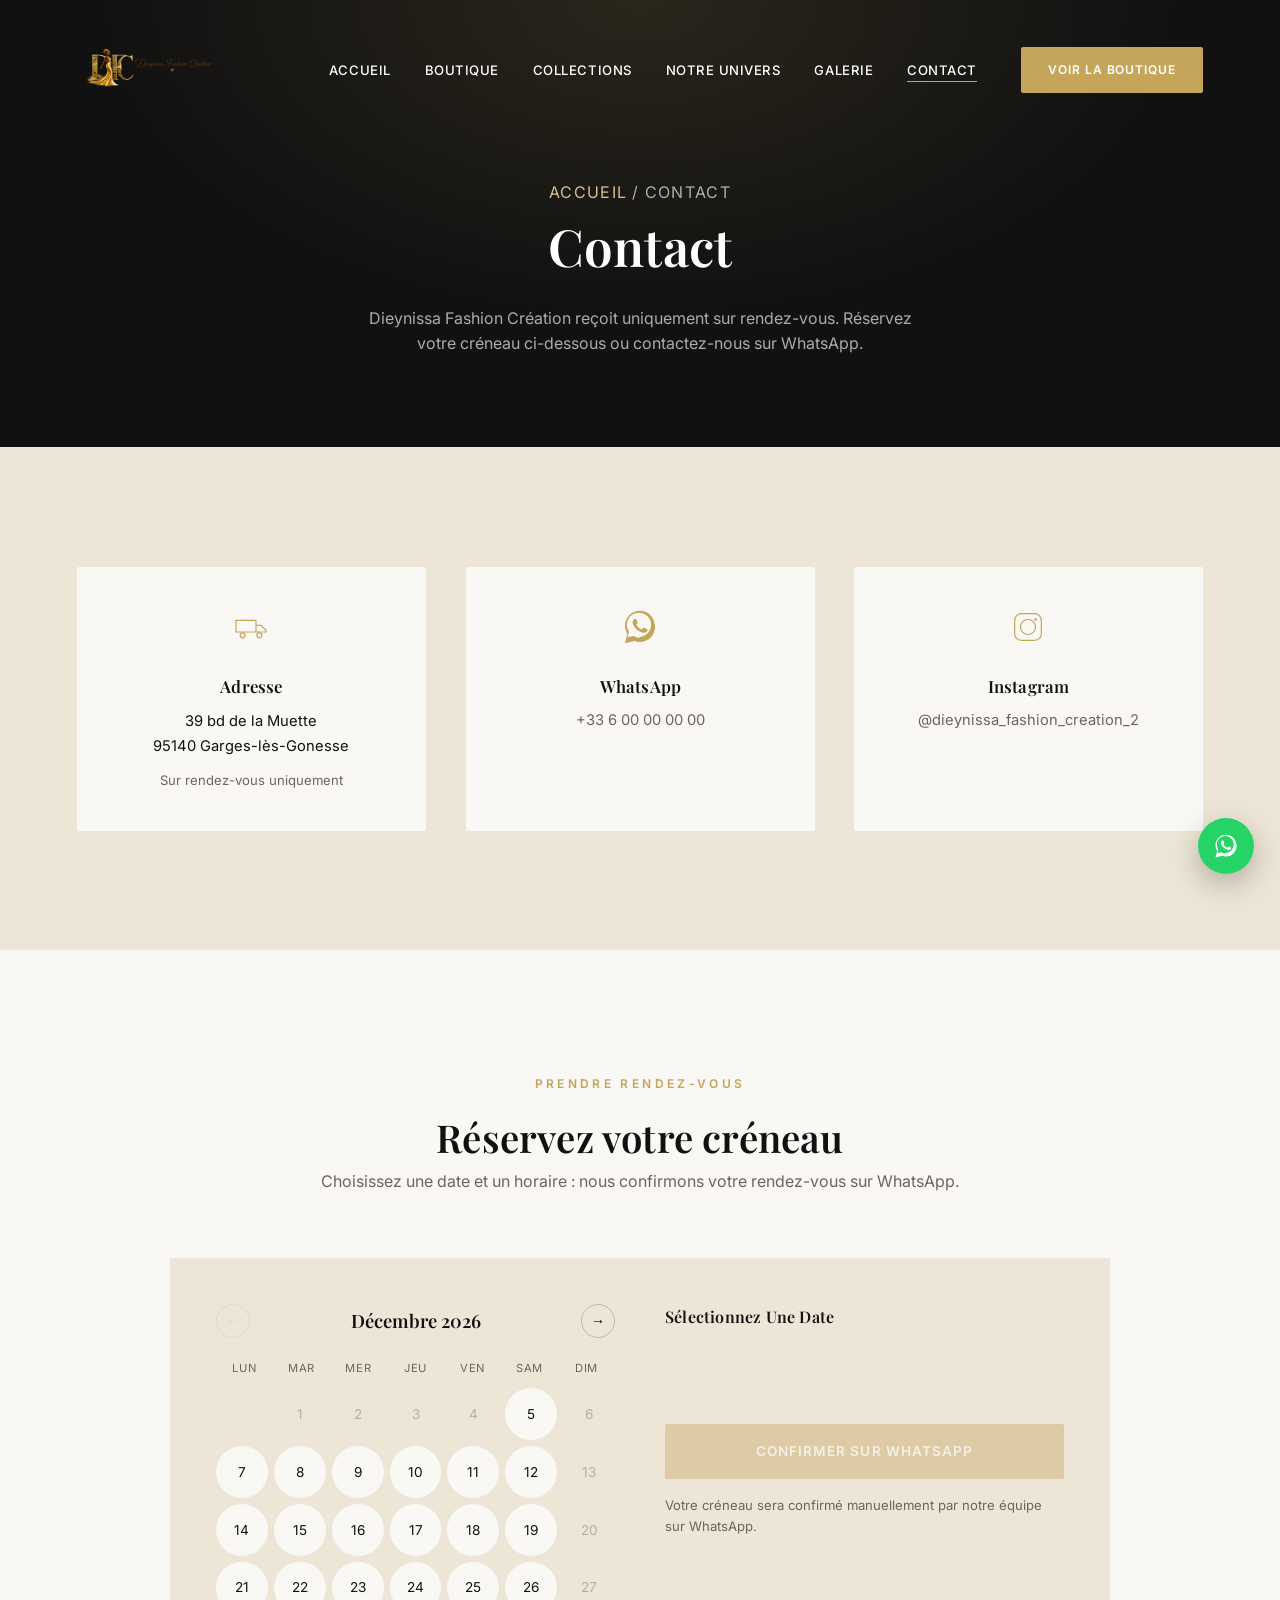
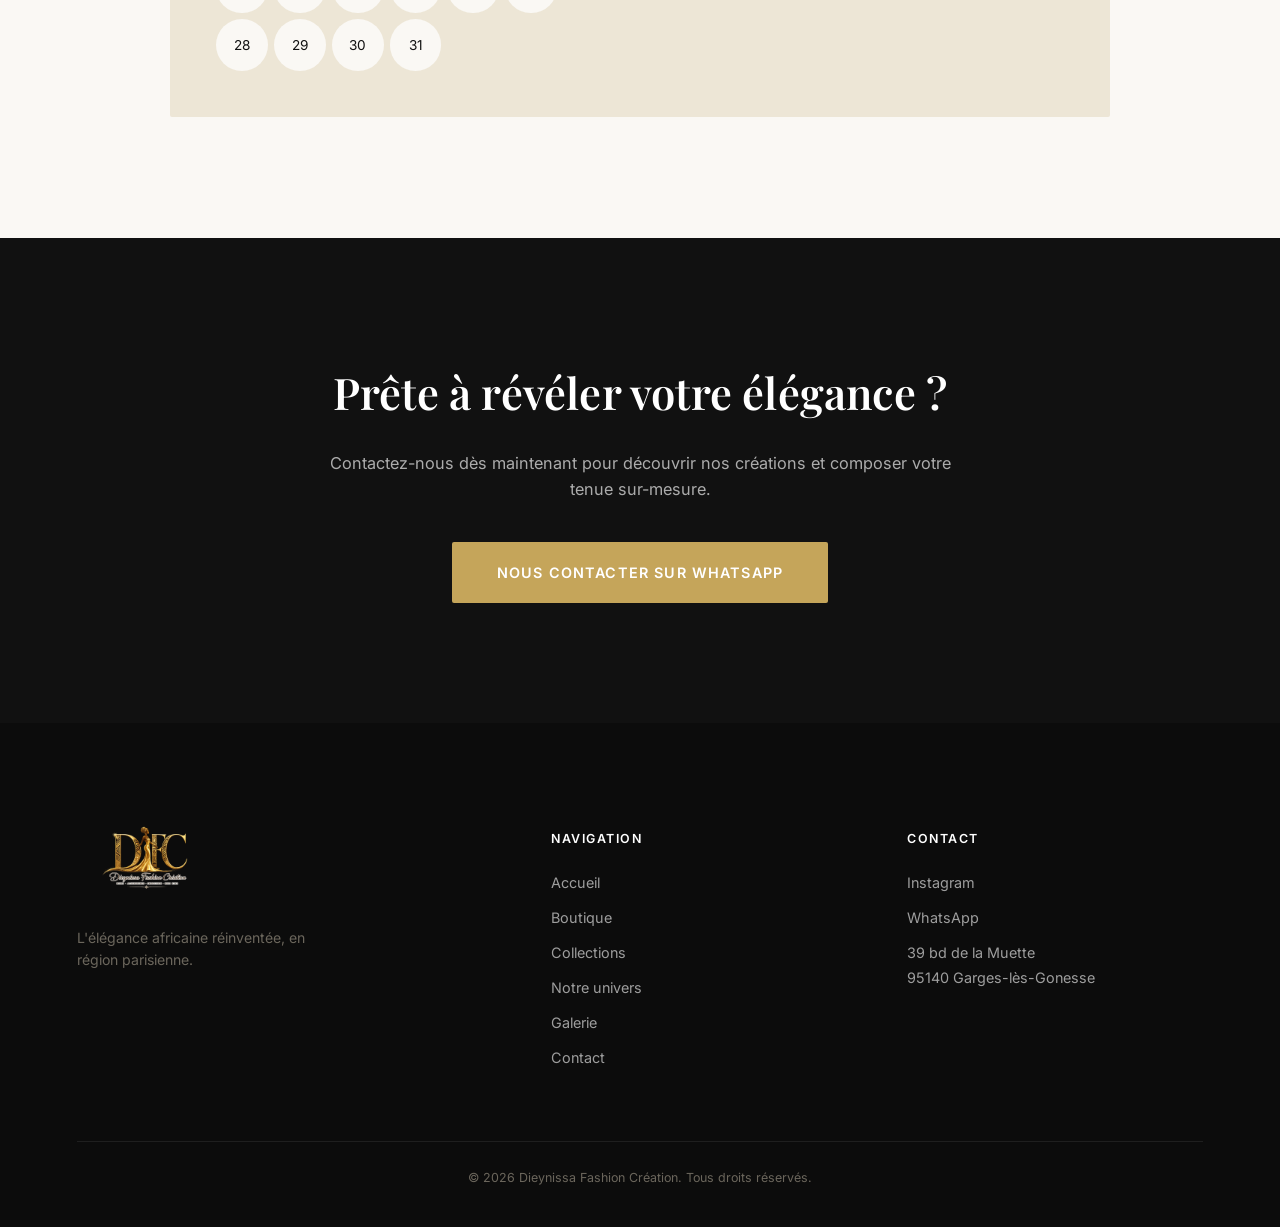
<file: contact.html>
<!DOCTYPE html>
<html lang="fr">
<head>
<meta charset="UTF-8">
<meta name="viewport" content="width=device-width, initial-scale=1.0">
<title>Contact — Dieynissa Fashion Création</title>
<meta name="description" content="Contactez Dieynissa Fashion Création par WhatsApp ou Instagram, ou retrouvez-nous en région parisienne.">
<meta name="theme-color" content="#111111">

<!-- Open Graph -->
<meta property="og:site_name" content="Dieynissa Fashion Création">
<meta property="og:title" content="Contact — Dieynissa Fashion Création">
<meta property="og:description" content="Contactez Dieynissa Fashion Création par WhatsApp ou Instagram, ou retrouvez-nous en région parisienne.">
<meta property="og:type" content="website">
<meta property="og:url" content="https://dieynissa-fashion-creation.vercel.app/contact.html">
<meta property="og:image" content="assets/logo/dieynissa-social-share-og.png">
<meta property="og:image:width" content="1731">
<meta property="og:image:height" content="909">
<meta property="og:image:alt" content="Dieynissa Fashion Création — Mode, Accessoires, Séduction, Bien-être">

<!-- Twitter / X Card -->
<meta name="twitter:card" content="summary_large_image">
<meta name="twitter:title" content="Contact — Dieynissa Fashion Création">
<meta name="twitter:description" content="Contactez Dieynissa Fashion Création par WhatsApp ou Instagram, ou retrouvez-nous en région parisienne.">
<meta name="twitter:image" content="assets/logo/dieynissa-social-share-og.png">

<!-- Favicons -->
<link rel="icon" href="assets/logo/favicon.ico" sizes="any">
<link rel="icon" type="image/png" sizes="16x16" href="assets/logo/favicon-16x16.png">
<link rel="icon" type="image/png" sizes="32x32" href="assets/logo/favicon-32x32.png">
<link rel="icon" type="image/png" sizes="48x48" href="assets/logo/favicon-48x48.png">
<link rel="apple-touch-icon" sizes="180x180" href="assets/logo/apple-touch-icon.png">
<link rel="manifest" href="site.webmanifest">

<link rel="preconnect" href="https://fonts.googleapis.com">
<link rel="preconnect" href="https://fonts.gstatic.com" crossorigin>
<link href="https://fonts.googleapis.com/css2?family=Playfair+Display:ital,wght@0,400;0,500;0,600;0,700;1,500&family=Inter:wght@300;400;500;600;700&display=swap" rel="stylesheet">

<link rel="stylesheet" href="css/style.css">
<link rel="stylesheet" href="css/responsive.css">
<link rel="stylesheet" href="css/booking.css">

<script type="application/ld+json">
{
  "@context": "https://schema.org",
  "@type": "Organization",
  "name": "Dieynissa Fashion Création",
  "alternateName": "DFC",
  "url": "https://dieynissa-fashion-creation.vercel.app/",
  "logo": "https://dieynissa-fashion-creation.vercel.app/assets/logo/dieynissa-google-thumbnail.png",
  "sameAs": [
    "https://instagram.com/dieynissa_fashion_creation_2"
  ]
}
</script>
</head>
<body>

<div class="loader" id="loader" aria-hidden="true">
  <span class="loader__mark">DFC</span>
</div>

<!-- ============ NAVBAR ============ -->
<header class="navbar" id="navbar">
  <div class="navbar__inner">
    <a href="index.html" class="navbar__logo" aria-label="Accueil — Dieynissa Fashion Création">
      <img src="assets/logo/dieynissa-header-logo.png" alt="Dieynissa Fashion Création" width="220" height="150">
    </a>

    <nav class="navbar__nav" id="navMenu" aria-label="Navigation principale">
      <ul>
        <li><a href="index.html" class="nav-link">Accueil</a></li>
        <li><a href="boutique.html" class="nav-link">Boutique</a></li>
        <li><a href="collections.html" class="nav-link">Collections</a></li>
        <li><a href="univers.html" class="nav-link">Notre univers</a></li>
        <li><a href="galerie.html" class="nav-link">Galerie</a></li>
        <li><a href="contact.html" class="nav-link active">Contact</a></li>
      </ul>
      <a href="boutique.html" class="btn btn--gold navbar__cta">Voir la boutique</a>
    </nav>

    <button class="navbar__burger" id="burgerBtn" aria-label="Ouvrir le menu" aria-expanded="false" aria-controls="navMenu">
      <span></span><span></span><span></span>
    </button>
  </div>
</header>

<!-- ============ BANNIÈRE ============ -->
<section class="page-banner">
  <p class="page-banner__crumb"><a href="index.html">Accueil</a> / Contact</p>
  <h1>Contact</h1>
  <p>Dieynissa Fashion Création reçoit uniquement sur rendez-vous. Réservez votre créneau ci-dessous ou contactez-nous sur WhatsApp.</p>
</section>

<!-- ============ COORDONNÉES ============ -->
<section class="contact-details">
  <div class="contact-details__grid">
    <div class="contact-details__item reveal">
      <svg viewBox="0 0 48 48" aria-hidden="true"><path d="M6 30h24V16H6zM30 22h6l6 6v2h-12z" fill="none" stroke="currentColor" stroke-width="1.4"/><circle cx="14" cy="34" r="3" fill="none" stroke="currentColor" stroke-width="1.4"/><circle cx="34" cy="34" r="3" fill="none" stroke="currentColor" stroke-width="1.4"/></svg>
      <h3>Adresse</h3>
      <address>39 bd de la Muette<br>95140 Garges-lès-Gonesse</address>
      <p style="margin-top:10px; font-size:0.82rem;">Sur rendez-vous uniquement</p>
    </div>
    <div class="contact-details__item reveal">
      <svg viewBox="0 0 32 32" aria-hidden="true"><path fill="currentColor" d="M16.01 3C9.38 3 4 8.38 4 15.01c0 2.35.68 4.55 1.86 6.4L4 29l7.78-1.84a11.9 11.9 0 0 0 4.23.78h.01c6.63 0 12.01-5.38 12.01-12.01C28.02 8.38 22.64 3 16.01 3zm0 21.7h-.01a9.66 9.66 0 0 1-4.93-1.35l-.35-.21-4.63 1.09 1.11-4.51-.23-.37a9.63 9.63 0 0 1-1.49-5.15c0-5.34 4.35-9.69 9.7-9.69 2.59 0 5.02 1.01 6.85 2.85a9.62 9.62 0 0 1 2.84 6.84c0 5.35-4.35 9.7-9.86 9.7zm5.31-7.26c-.29-.15-1.72-.85-1.99-.94-.27-.1-.46-.15-.66.15-.19.29-.75.94-.92 1.13-.17.19-.34.22-.63.07-.29-.15-1.22-.45-2.33-1.44a8.7 8.7 0 0 1-1.61-2c-.17-.29-.02-.44.13-.59.13-.13.29-.34.44-.51.15-.17.19-.29.29-.48.1-.19.05-.36-.02-.51-.07-.15-.66-1.59-.91-2.18-.24-.57-.48-.5-.66-.51h-.56c-.19 0-.51.07-.78.36s-1.02 1-1.02 2.44 1.05 2.83 1.19 3.02c.15.19 2.06 3.14 4.99 4.4.7.3 1.24.48 1.67.61.7.22 1.34.19 1.84.12.56-.08 1.72-.7 1.96-1.38.24-.68.24-1.26.17-1.38-.07-.12-.26-.19-.55-.34z"/></svg>
      <h3>WhatsApp</h3>
      <p><a href="https://wa.me/33600000000" target="_blank" rel="noopener">+33 6 00 00 00 00</a></p>
    </div>
    <div class="contact-details__item reveal">
      <svg viewBox="0 0 48 48" aria-hidden="true"><rect x="8" y="8" width="32" height="32" rx="8" fill="none" stroke="currentColor" stroke-width="1.4"/><circle cx="24" cy="24" r="9" fill="none" stroke="currentColor" stroke-width="1.4"/><circle cx="33" cy="15" r="1.6" fill="currentColor"/></svg>
      <h3>Instagram</h3>
      <p><a href="https://instagram.com/dieynissa_fashion_creation_2" target="_blank" rel="noopener">@dieynissa_fashion_creation_2</a></p>
    </div>
  </div>
</section>

<!-- ============ RÉSERVATION DE RENDEZ-VOUS ============ -->
<section class="booking">
  <div class="section-head reveal">
    <span class="eyebrow">Prendre rendez-vous</span>
    <h2>Réservez votre créneau</h2>
    <p>Choisissez une date et un horaire : nous confirmons votre rendez-vous sur WhatsApp.</p>
  </div>

  <div class="booking__widget reveal">
    <div class="booking__calendar">
      <div class="booking__cal-header">
        <button type="button" class="booking__nav" id="bookingPrev" aria-label="Mois précédent">&#8592;</button>
        <span class="booking__month" id="bookingMonthLabel"></span>
        <button type="button" class="booking__nav" id="bookingNext" aria-label="Mois suivant">&#8594;</button>
      </div>
      <div class="booking__weekdays">
        <span>Lun</span><span>Mar</span><span>Mer</span><span>Jeu</span><span>Ven</span><span>Sam</span><span>Dim</span>
      </div>
      <div class="booking__days" id="bookingDays"></div>
    </div>

    <div class="booking__slots">
      <h3 id="bookingSelectedDate">Sélectionnez une date</h3>
      <div class="booking__times" id="bookingTimes"></div>
      <a href="#" target="_blank" rel="noopener" class="btn btn--gold booking__confirm" id="bookingConfirm" aria-disabled="true">Confirmer sur WhatsApp</a>
      <p class="booking__note">Votre créneau sera confirmé manuellement par notre équipe sur WhatsApp.</p>
    </div>
  </div>
</section>

<!-- ============ CTA WHATSAPP ============ -->
<section class="cta">
  <div class="cta__inner reveal">
    <h2>Prête à révéler votre élégance ?</h2>
    <p>Contactez-nous dès maintenant pour découvrir nos créations et composer votre tenue sur-mesure.</p>
    <a href="https://wa.me/33600000000" target="_blank" rel="noopener" class="btn btn--gold btn--lg">Nous contacter sur WhatsApp</a>
  </div>
</section>

<!-- ============ FOOTER ============ -->
<footer class="footer">
  <div class="footer__inner">
    <div class="footer__brand">
      <img src="assets/logo/dieynissa-footer-logo.png" alt="Dieynissa Fashion Création" width="230" height="157">
      <p>L'élégance africaine réinventée, en région parisienne.</p>
    </div>

    <nav class="footer__nav" aria-label="Navigation pied de page">
      <h4>Navigation</h4>
      <a href="index.html">Accueil</a>
      <a href="boutique.html">Boutique</a>
      <a href="collections.html">Collections</a>
      <a href="univers.html">Notre univers</a>
      <a href="galerie.html">Galerie</a>
      <a href="contact.html">Contact</a>
    </nav>

    <div class="footer__contact">
      <h4>Contact</h4>
      <a href="https://instagram.com/dieynissa_fashion_creation_2" target="_blank" rel="noopener">Instagram</a>
      <a href="https://wa.me/33600000000" target="_blank" rel="noopener">WhatsApp</a>
      <address>39 bd de la Muette<br>95140 Garges-lès-Gonesse</address>
    </div>
  </div>

  <div class="footer__bottom">
    <p>&copy; <span id="year"></span> Dieynissa Fashion Création. Tous droits réservés.</p>
  </div>
</footer>

<a href="https://wa.me/33600000000" target="_blank" rel="noopener" class="float-whatsapp" aria-label="Nous contacter sur WhatsApp">
  <svg viewBox="0 0 32 32" aria-hidden="true"><path fill="currentColor" d="M16.01 3C9.38 3 4 8.38 4 15.01c0 2.35.68 4.55 1.86 6.4L4 29l7.78-1.84a11.9 11.9 0 0 0 4.23.78h.01c6.63 0 12.01-5.38 12.01-12.01C28.02 8.38 22.64 3 16.01 3zm0 21.7h-.01a9.66 9.66 0 0 1-4.93-1.35l-.35-.21-4.63 1.09 1.11-4.51-.23-.37a9.63 9.63 0 0 1-1.49-5.15c0-5.34 4.35-9.69 9.7-9.69 2.59 0 5.02 1.01 6.85 2.85a9.62 9.62 0 0 1 2.84 6.84c0 5.35-4.35 9.7-9.86 9.7zm5.31-7.26c-.29-.15-1.72-.85-1.99-.94-.27-.1-.46-.15-.66.15-.19.29-.75.94-.92 1.13-.17.19-.34.22-.63.07-.29-.15-1.22-.45-2.33-1.44a8.7 8.7 0 0 1-1.61-2c-.17-.29-.02-.44.13-.59.13-.13.29-.34.44-.51.15-.17.19-.29.29-.48.1-.19.05-.36-.02-.51-.07-.15-.66-1.59-.91-2.18-.24-.57-.48-.5-.66-.51h-.56c-.19 0-.51.07-.78.36s-1.02 1-1.02 2.44 1.05 2.83 1.19 3.02c.15.19 2.06 3.14 4.99 4.4.7.3 1.24.48 1.67.61.7.22 1.34.19 1.84.12.56-.08 1.72-.7 1.96-1.38.24-.68.24-1.26.17-1.38-.07-.12-.26-.19-.55-.34z"/></svg>
</a>

<script src="js/app.js"></script>
<script src="js/booking.js"></script>
</body>
</html>
</file>
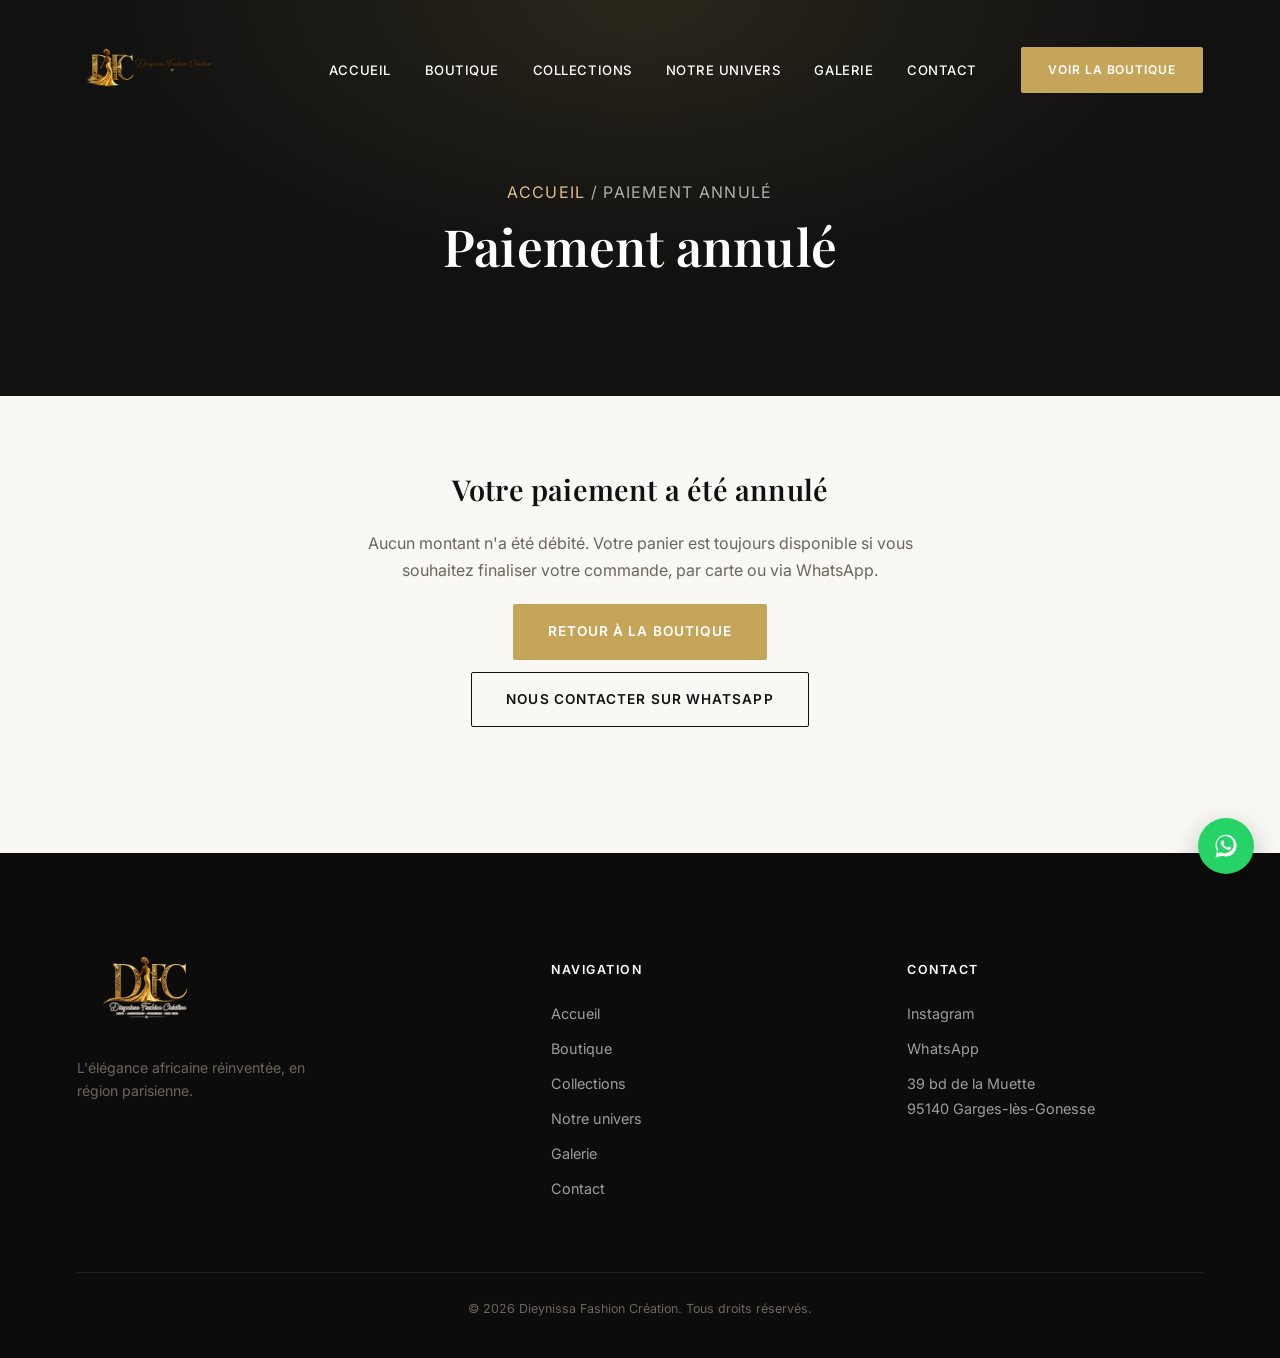
<file: paiement-annule.html>
<!DOCTYPE html>
<html lang="fr">
<head>
<meta charset="UTF-8">
<meta name="viewport" content="width=device-width, initial-scale=1.0">
<title>Paiement annulé — Dieynissa Fashion Création</title>
<meta name="description" content="Votre paiement a été annulé chez Dieynissa Fashion Création.">
<meta name="theme-color" content="#111111">
<meta name="robots" content="noindex">

<!-- Favicons -->
<link rel="icon" href="assets/logo/favicon.ico" sizes="any">
<link rel="icon" type="image/png" sizes="16x16" href="assets/logo/favicon-16x16.png">
<link rel="icon" type="image/png" sizes="32x32" href="assets/logo/favicon-32x32.png">
<link rel="icon" type="image/png" sizes="48x48" href="assets/logo/favicon-48x48.png">
<link rel="apple-touch-icon" sizes="180x180" href="assets/logo/apple-touch-icon.png">
<link rel="manifest" href="site.webmanifest">

<link rel="preconnect" href="https://fonts.googleapis.com">
<link rel="preconnect" href="https://fonts.gstatic.com" crossorigin>
<link href="https://fonts.googleapis.com/css2?family=Playfair+Display:ital,wght@0,400;0,500;0,600;0,700;1,500&family=Inter:wght@300;400;500;600;700&display=swap" rel="stylesheet">

<link rel="stylesheet" href="css/style.css">
<link rel="stylesheet" href="css/responsive.css">
<style>
  .payment-status { padding: 70px 6vw 120px; max-width: 720px; margin: 0 auto; text-align: center; }
  .payment-status h2 { font-family: 'Playfair Display', serif; font-size: 1.8rem; margin-bottom: 18px; }
  .payment-status p { color: var(--text-muted); line-height: 1.7; margin-bottom: 14px; }
  .payment-status .btn { margin: 6px; }
</style>
</head>
<body>

<div class="loader" id="loader" aria-hidden="true">
  <span class="loader__mark">DFC</span>
</div>

<!-- ============ NAVBAR ============ -->
<header class="navbar" id="navbar">
  <div class="navbar__inner">
    <a href="index.html" class="navbar__logo" aria-label="Accueil — Dieynissa Fashion Création">
      <img src="assets/logo/dieynissa-header-logo.png" alt="Dieynissa Fashion Création" width="220" height="150">
    </a>

    <nav class="navbar__nav" id="navMenu" aria-label="Navigation principale">
      <ul>
        <li><a href="index.html" class="nav-link">Accueil</a></li>
        <li><a href="boutique.html" class="nav-link">Boutique</a></li>
        <li><a href="collections.html" class="nav-link">Collections</a></li>
        <li><a href="univers.html" class="nav-link">Notre univers</a></li>
        <li><a href="galerie.html" class="nav-link">Galerie</a></li>
        <li><a href="contact.html" class="nav-link">Contact</a></li>
      </ul>
      <a href="boutique.html" class="btn btn--gold navbar__cta">Voir la boutique</a>
    </nav>

    <button class="navbar__burger" id="burgerBtn" aria-label="Ouvrir le menu" aria-expanded="false" aria-controls="navMenu">
      <span></span><span></span><span></span>
    </button>
  </div>
</header>

<!-- ============ BANNIÈRE ============ -->
<section class="page-banner">
  <p class="page-banner__crumb"><a href="index.html">Accueil</a> / Paiement annulé</p>
  <h1>Paiement annulé</h1>
</section>

<!-- ============ MESSAGE ============ -->
<section class="payment-status">
  <h2>Votre paiement a été annulé</h2>
  <p>Aucun montant n'a été débité. Votre panier est toujours disponible si vous souhaitez finaliser votre commande, par carte ou via WhatsApp.</p>
  <a href="boutique.html" class="btn btn--gold">Retour à la boutique</a>
  <a href="https://wa.me/33600000000" target="_blank" rel="noopener" class="btn btn--outline-dark">Nous contacter sur WhatsApp</a>
</section>

<!-- ============ FOOTER ============ -->
<footer class="footer">
  <div class="footer__inner">
    <div class="footer__brand">
      <img src="assets/logo/dieynissa-footer-logo.png" alt="Dieynissa Fashion Création" width="230" height="157">
      <p>L'élégance africaine réinventée, en région parisienne.</p>
    </div>

    <nav class="footer__nav" aria-label="Navigation pied de page">
      <h4>Navigation</h4>
      <a href="index.html">Accueil</a>
      <a href="boutique.html">Boutique</a>
      <a href="collections.html">Collections</a>
      <a href="univers.html">Notre univers</a>
      <a href="galerie.html">Galerie</a>
      <a href="contact.html">Contact</a>
    </nav>

    <div class="footer__contact">
      <h4>Contact</h4>
      <a href="https://instagram.com/dieynissa_fashion_creation_2" target="_blank" rel="noopener">Instagram</a>
      <a href="https://wa.me/33600000000" target="_blank" rel="noopener">WhatsApp</a>
      <address>39 bd de la Muette<br>95140 Garges-lès-Gonesse</address>
    </div>
  </div>

  <div class="footer__bottom">
    <p>&copy; <span id="year"></span> Dieynissa Fashion Création. Tous droits réservés.</p>
  </div>
</footer>

<a href="https://wa.me/33600000000" target="_blank" rel="noopener" class="float-whatsapp" aria-label="Nous contacter sur WhatsApp">
  <svg viewBox="0 0 32 32" aria-hidden="true"><path fill="currentColor" d="M16.01 3C9.38 3 4 8.38 4 15.01c0 2.35.68 4.55 1.86 6.4L4 29l7.78-1.84a11.9 11.9 0 0 0 4.23.78h.01c6.63 0 12.01-5.38 12.01-12.01C28.02 8.38 22.64 3 16.01 3zm0 21.7h-.01a9.66 9.66 0 0 1-4.93-1.35l-.35-.21-4.63 1.09 1.11-4.51-.23-.37a9.63 9.63 0 0 1-1.49-5.15c0-5.34 4.35-9.69 9.7-9.69 2.59 0 5.02 1.01 6.85 2.85a9.62 9.62 0 0 1 2.84 6.84c0 5.35-4.35 9.7-9.86 9.7zm5.31-7.26c-.29-.15-1.72-.85-1.99-.94-.27-.1-.46-.15-.66.15-.19.29-.75.94-.92 1.13-.17.19-.34.22-.63.07-.29-.15-1.22-.45-2.33-1.44a8.7 8.7 0 0 1-1.61-2c-.17-.29-.02-.44.13-.59.13-.13.29-.34.44-.51.15-.17.19-.29.29-.48.1-.19.05-.36-.02-.51-.07-.15-.66-1.59-.91-2.18-.24-.57-.48-.5-.66-.51h-.56c-.19 0-.51.07-.78.36s-1.02 1-1.02 2.44 1.05 2.83 1.19 3.02c.15.19 2.06 3.14 4.99 4.4.7.3 1.24.48 1.67.61.7.22 1.34.19 1.84.12.56-.08 1.72-.7 1.96-1.38.24-.68.24-1.26.17-1.38-.07-.12-.26-.19-.55-.34z"/></svg>
</a>

<script src="js/app.js"></script>
</body>
</html>
</file>
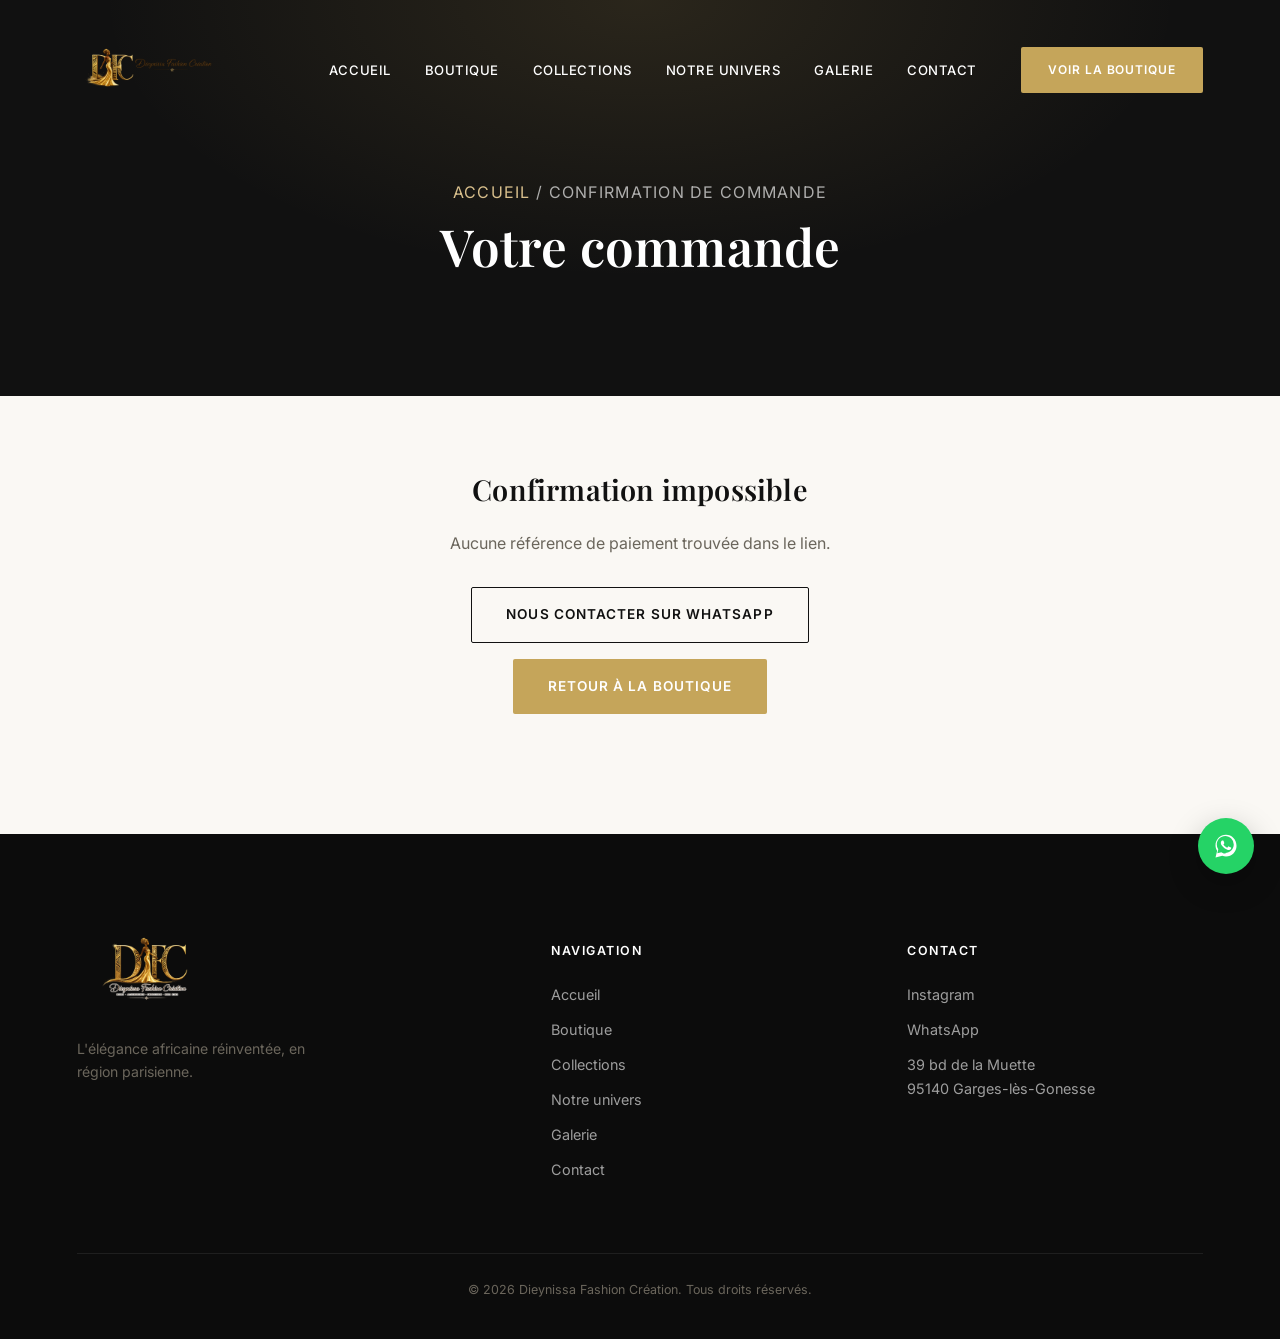
<file: paiement-succes.html>
<!DOCTYPE html>
<html lang="fr">
<head>
<meta charset="UTF-8">
<meta name="viewport" content="width=device-width, initial-scale=1.0">
<title>Confirmation de commande — Dieynissa Fashion Création</title>
<meta name="description" content="Confirmation de votre paiement chez Dieynissa Fashion Création.">
<meta name="theme-color" content="#111111">
<meta name="robots" content="noindex">

<!-- Favicons -->
<link rel="icon" href="assets/logo/favicon.ico" sizes="any">
<link rel="icon" type="image/png" sizes="16x16" href="assets/logo/favicon-16x16.png">
<link rel="icon" type="image/png" sizes="32x32" href="assets/logo/favicon-32x32.png">
<link rel="icon" type="image/png" sizes="48x48" href="assets/logo/favicon-48x48.png">
<link rel="apple-touch-icon" sizes="180x180" href="assets/logo/apple-touch-icon.png">
<link rel="manifest" href="site.webmanifest">

<link rel="preconnect" href="https://fonts.googleapis.com">
<link rel="preconnect" href="https://fonts.gstatic.com" crossorigin>
<link href="https://fonts.googleapis.com/css2?family=Playfair+Display:ital,wght@0,400;0,500;0,600;0,700;1,500&family=Inter:wght@300;400;500;600;700&display=swap" rel="stylesheet">

<link rel="stylesheet" href="css/style.css">
<link rel="stylesheet" href="css/responsive.css">
<style>
  .payment-status { padding: 70px 6vw 120px; max-width: 720px; margin: 0 auto; text-align: center; }
  .payment-status h2 { font-family: 'Playfair Display', serif; font-size: 1.8rem; margin-bottom: 18px; }
  .payment-status p { color: var(--text-muted); line-height: 1.7; margin-bottom: 14px; }
  .payment-status .btn { margin-top: 16px; }
  .payment-status__loading { color: var(--text-muted); padding: 40px 0; }
</style>
</head>
<body>

<div class="loader" id="loader" aria-hidden="true">
  <span class="loader__mark">DFC</span>
</div>

<!-- ============ NAVBAR ============ -->
<header class="navbar" id="navbar">
  <div class="navbar__inner">
    <a href="index.html" class="navbar__logo" aria-label="Accueil — Dieynissa Fashion Création">
      <img src="assets/logo/dieynissa-header-logo.png" alt="Dieynissa Fashion Création" width="220" height="150">
    </a>

    <nav class="navbar__nav" id="navMenu" aria-label="Navigation principale">
      <ul>
        <li><a href="index.html" class="nav-link">Accueil</a></li>
        <li><a href="boutique.html" class="nav-link">Boutique</a></li>
        <li><a href="collections.html" class="nav-link">Collections</a></li>
        <li><a href="univers.html" class="nav-link">Notre univers</a></li>
        <li><a href="galerie.html" class="nav-link">Galerie</a></li>
        <li><a href="contact.html" class="nav-link">Contact</a></li>
      </ul>
      <a href="boutique.html" class="btn btn--gold navbar__cta">Voir la boutique</a>
    </nav>

    <button class="navbar__burger" id="burgerBtn" aria-label="Ouvrir le menu" aria-expanded="false" aria-controls="navMenu">
      <span></span><span></span><span></span>
    </button>
  </div>
</header>

<!-- ============ BANNIÈRE ============ -->
<section class="page-banner">
  <p class="page-banner__crumb"><a href="index.html">Accueil</a> / Confirmation de commande</p>
  <h1>Votre commande</h1>
</section>

<!-- ============ STATUT PAIEMENT ============ -->
<section class="payment-status" id="paymentStatus">
  <div class="payment-status__loading" id="paymentLoading">Vérification de votre paiement en cours…</div>

  <div class="payment-status__success" id="paymentSuccess" style="display:none;">
    <h2>Paiement confirmé</h2>
    <p>Merci <strong id="paymentCustomerName"></strong>, votre commande d'un montant de <strong id="paymentOrderTotal"></strong> a bien été enregistrée.</p>
    <p>Vous recevrez une confirmation par email. Pour toute question sur votre commande, contactez-nous directement sur WhatsApp.</p>
    <a href="boutique.html" class="btn btn--gold">Retour à la boutique</a>
  </div>

  <div class="payment-status__error" id="paymentError" style="display:none;">
    <h2>Confirmation impossible</h2>
    <p id="paymentErrorMsg">Nous n'avons pas pu confirmer votre paiement pour le moment. Si le montant a été débité, contactez-nous sur WhatsApp en précisant l'heure de votre achat.</p>
    <a href="https://wa.me/33600000000" target="_blank" rel="noopener" class="btn btn--outline-dark">Nous contacter sur WhatsApp</a>
    <a href="boutique.html" class="btn btn--gold">Retour à la boutique</a>
  </div>
</section>

<!-- ============ FOOTER ============ -->
<footer class="footer">
  <div class="footer__inner">
    <div class="footer__brand">
      <img src="assets/logo/dieynissa-footer-logo.png" alt="Dieynissa Fashion Création" width="230" height="157">
      <p>L'élégance africaine réinventée, en région parisienne.</p>
    </div>

    <nav class="footer__nav" aria-label="Navigation pied de page">
      <h4>Navigation</h4>
      <a href="index.html">Accueil</a>
      <a href="boutique.html">Boutique</a>
      <a href="collections.html">Collections</a>
      <a href="univers.html">Notre univers</a>
      <a href="galerie.html">Galerie</a>
      <a href="contact.html">Contact</a>
    </nav>

    <div class="footer__contact">
      <h4>Contact</h4>
      <a href="https://instagram.com/dieynissa_fashion_creation_2" target="_blank" rel="noopener">Instagram</a>
      <a href="https://wa.me/33600000000" target="_blank" rel="noopener">WhatsApp</a>
      <address>39 bd de la Muette<br>95140 Garges-lès-Gonesse</address>
    </div>
  </div>

  <div class="footer__bottom">
    <p>&copy; <span id="year"></span> Dieynissa Fashion Création. Tous droits réservés.</p>
  </div>
</footer>

<a href="https://wa.me/33600000000" target="_blank" rel="noopener" class="float-whatsapp" aria-label="Nous contacter sur WhatsApp">
  <svg viewBox="0 0 32 32" aria-hidden="true"><path fill="currentColor" d="M16.01 3C9.38 3 4 8.38 4 15.01c0 2.35.68 4.55 1.86 6.4L4 29l7.78-1.84a11.9 11.9 0 0 0 4.23.78h.01c6.63 0 12.01-5.38 12.01-12.01C28.02 8.38 22.64 3 16.01 3zm0 21.7h-.01a9.66 9.66 0 0 1-4.93-1.35l-.35-.21-4.63 1.09 1.11-4.51-.23-.37a9.63 9.63 0 0 1-1.49-5.15c0-5.34 4.35-9.69 9.7-9.69 2.59 0 5.02 1.01 6.85 2.85a9.62 9.62 0 0 1 2.84 6.84c0 5.35-4.35 9.7-9.86 9.7zm5.31-7.26c-.29-.15-1.72-.85-1.99-.94-.27-.1-.46-.15-.66.15-.19.29-.75.94-.92 1.13-.17.19-.34.22-.63.07-.29-.15-1.22-.45-2.33-1.44a8.7 8.7 0 0 1-1.61-2c-.17-.29-.02-.44.13-.59.13-.13.29-.34.44-.51.15-.17.19-.29.29-.48.1-.19.05-.36-.02-.51-.07-.15-.66-1.59-.91-2.18-.24-.57-.48-.5-.66-.51h-.56c-.19 0-.51.07-.78.36s-1.02 1-1.02 2.44 1.05 2.83 1.19 3.02c.15.19 2.06 3.14 4.99 4.4.7.3 1.24.48 1.67.61.7.22 1.34.19 1.84.12.56-.08 1.72-.7 1.96-1.38.24-.68.24-1.26.17-1.38-.07-.12-.26-.19-.55-.34z"/></svg>
</a>

<script src="js/app.js"></script>
<script src="js/paiement-succes.js"></script>
</body>
</html>
</file>
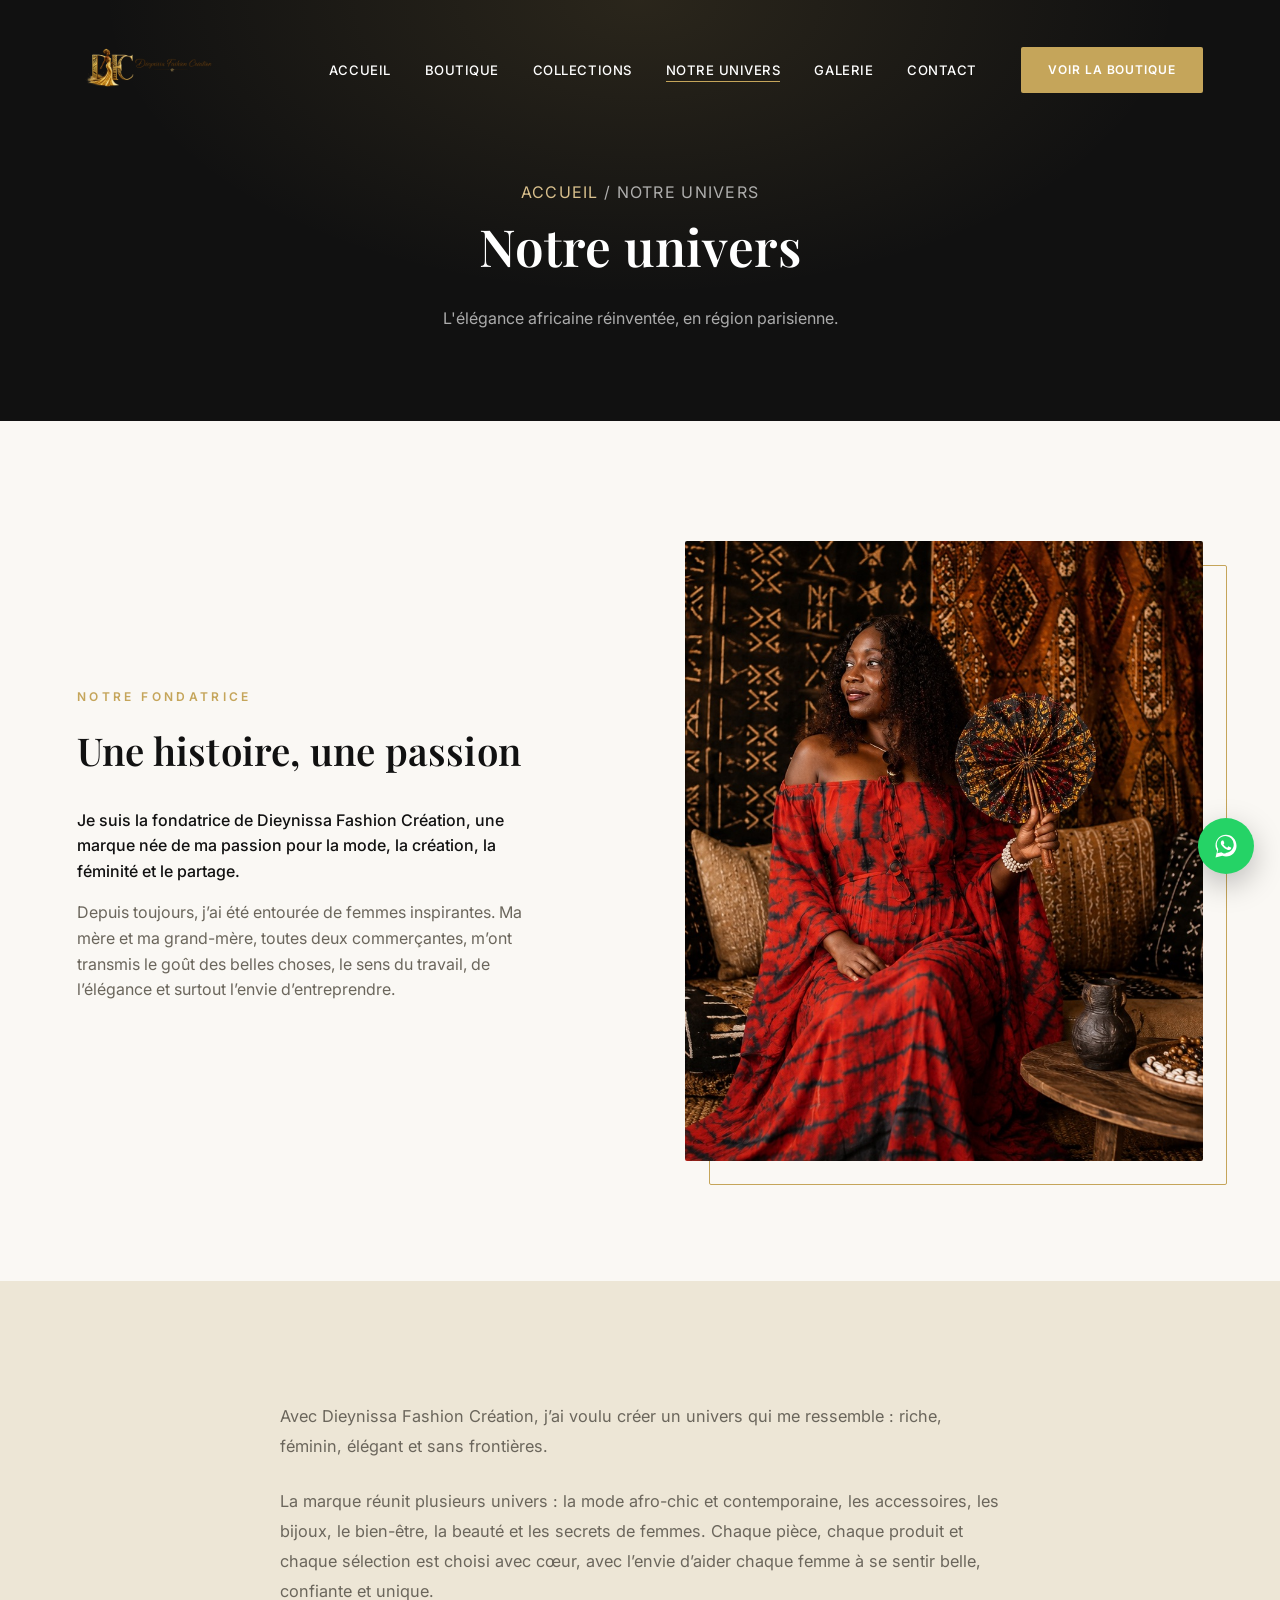
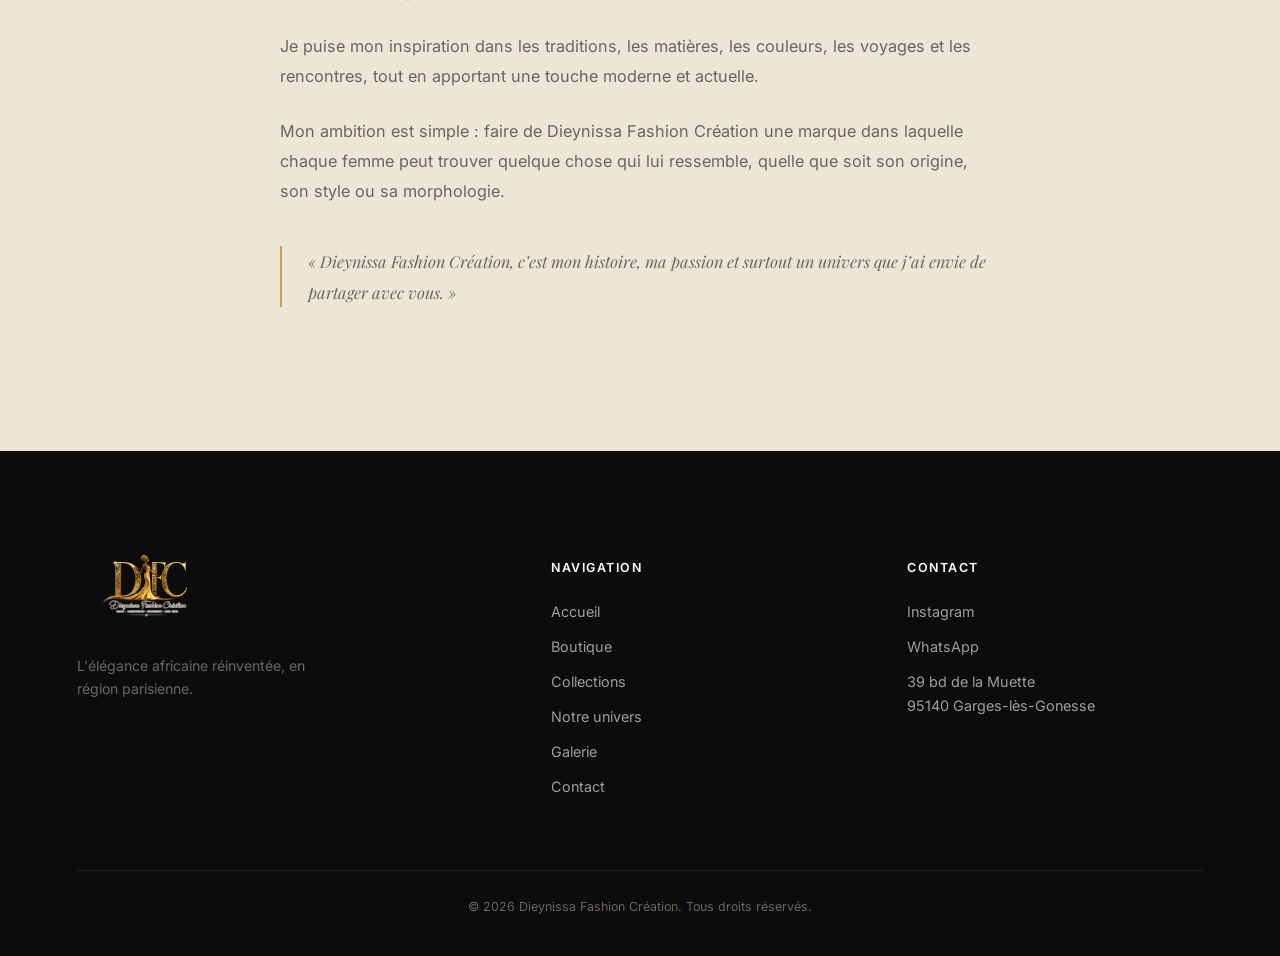
<file: univers.html>
<!DOCTYPE html>
<html lang="fr">
<head>
<meta charset="UTF-8">
<meta name="viewport" content="width=device-width, initial-scale=1.0">
<title>Notre univers — Dieynissa Fashion Création</title>
<meta name="description" content="Découvrez l'histoire de la fondatrice de Dieynissa Fashion Création et l'univers qui a inspiré la maison.">
<meta name="theme-color" content="#111111">

<!-- Open Graph -->
<meta property="og:site_name" content="Dieynissa Fashion Création">
<meta property="og:title" content="Notre univers — Dieynissa Fashion Création">
<meta property="og:description" content="Découvrez l'histoire de la fondatrice de Dieynissa Fashion Création et l'univers qui a inspiré la maison.">
<meta property="og:type" content="website">
<meta property="og:url" content="https://dieynissa-fashion-creation.vercel.app/univers.html">
<meta property="og:image" content="assets/logo/dieynissa-social-share-og.png">
<meta property="og:image:width" content="1731">
<meta property="og:image:height" content="909">
<meta property="og:image:alt" content="Dieynissa Fashion Création — Mode, Accessoires, Séduction, Bien-être">

<!-- Twitter / X Card -->
<meta name="twitter:card" content="summary_large_image">
<meta name="twitter:title" content="Notre univers — Dieynissa Fashion Création">
<meta name="twitter:description" content="Découvrez l'histoire de la fondatrice de Dieynissa Fashion Création et l'univers qui a inspiré la maison.">
<meta name="twitter:image" content="assets/logo/dieynissa-social-share-og.png">

<!-- Favicons -->
<link rel="icon" href="assets/logo/favicon.ico" sizes="any">
<link rel="icon" type="image/png" sizes="16x16" href="assets/logo/favicon-16x16.png">
<link rel="icon" type="image/png" sizes="32x32" href="assets/logo/favicon-32x32.png">
<link rel="icon" type="image/png" sizes="48x48" href="assets/logo/favicon-48x48.png">
<link rel="apple-touch-icon" sizes="180x180" href="assets/logo/apple-touch-icon.png">
<link rel="manifest" href="site.webmanifest">

<link rel="preconnect" href="https://fonts.googleapis.com">
<link rel="preconnect" href="https://fonts.gstatic.com" crossorigin>
<link href="https://fonts.googleapis.com/css2?family=Playfair+Display:ital,wght@0,400;0,500;0,600;0,700;1,500&family=Inter:wght@300;400;500;600;700&display=swap" rel="stylesheet">

<link rel="stylesheet" href="css/style.css">
<link rel="stylesheet" href="css/responsive.css">

<script type="application/ld+json">
{
  "@context": "https://schema.org",
  "@type": "Organization",
  "name": "Dieynissa Fashion Création",
  "alternateName": "DFC",
  "url": "https://dieynissa-fashion-creation.vercel.app/",
  "logo": "https://dieynissa-fashion-creation.vercel.app/assets/logo/dieynissa-google-thumbnail.png",
  "sameAs": [
    "https://instagram.com/dieynissa_fashion_creation_2"
  ]
}
</script>
</head>
<body>

<div class="loader" id="loader" aria-hidden="true">
  <span class="loader__mark">DFC</span>
</div>

<!-- ============ NAVBAR ============ -->
<header class="navbar" id="navbar">
  <div class="navbar__inner">
    <a href="index.html" class="navbar__logo" aria-label="Accueil — Dieynissa Fashion Création">
      <img src="assets/logo/dieynissa-header-logo.png" alt="Dieynissa Fashion Création" width="220" height="150">
    </a>

    <nav class="navbar__nav" id="navMenu" aria-label="Navigation principale">
      <ul>
        <li><a href="index.html" class="nav-link">Accueil</a></li>
        <li><a href="boutique.html" class="nav-link">Boutique</a></li>
        <li><a href="collections.html" class="nav-link">Collections</a></li>
        <li><a href="univers.html" class="nav-link active">Notre univers</a></li>
        <li><a href="galerie.html" class="nav-link">Galerie</a></li>
        <li><a href="contact.html" class="nav-link">Contact</a></li>
      </ul>
      <a href="boutique.html" class="btn btn--gold navbar__cta">Voir la boutique</a>
    </nav>

    <button class="navbar__burger" id="burgerBtn" aria-label="Ouvrir le menu" aria-expanded="false" aria-controls="navMenu">
      <span></span><span></span><span></span>
    </button>
  </div>
</header>

<!-- ============ BANNIÈRE ============ -->
<section class="page-banner">
  <p class="page-banner__crumb"><a href="index.html">Accueil</a> / Notre univers</p>
  <h1>Notre univers</h1>
  <p>L'élégance africaine réinventée, en région parisienne.</p>
</section>

<!-- ============ FONDATRICE — INTRO ============ -->
<section class="univers">
  <div class="univers__inner">
    <div class="univers__text reveal">
      <span class="eyebrow">Notre fondatrice</span>
      <h2>Une histoire, une passion</h2>
      <p class="univers-lead">Je suis la fondatrice de Dieynissa Fashion Création, une marque née de ma passion pour la mode, la création, la féminité et le partage.</p>
      <p>Depuis toujours, j’ai été entourée de femmes inspirantes. Ma mère et ma grand-mère, toutes deux commerçantes, m’ont transmis le goût des belles choses, le sens du travail, de l’élégance et surtout l’envie d’entreprendre.</p>
    </div>
    <div class="univers__media reveal">
      <img src="assets/images/fondatrice.PNG" alt="Portrait de la fondatrice de Dieynissa Fashion Création" loading="lazy" width="1000" height="1600">
      <div class="univers__frame" aria-hidden="true"></div>
    </div>
  </div>
</section>

<!-- ============ FONDATRICE — HISTOIRE COMPLÈTE ============ -->
<section class="univers-story">
  <div class="univers-story__inner">
    <p>Avec Dieynissa Fashion Création, j’ai voulu créer un univers qui me ressemble : riche, féminin, élégant et sans frontières.</p>
    <p>La marque réunit plusieurs univers : la mode afro-chic et contemporaine, les accessoires, les bijoux, le bien-être, la beauté et les secrets de femmes. Chaque pièce, chaque produit et chaque sélection est choisi avec cœur, avec l’envie d’aider chaque femme à se sentir belle, confiante et unique.</p>
    <p>Je puise mon inspiration dans les traditions, les matières, les couleurs, les voyages et les rencontres, tout en apportant une touche moderne et actuelle.</p>
    <p>Mon ambition est simple : faire de Dieynissa Fashion Création une marque dans laquelle chaque femme peut trouver quelque chose qui lui ressemble, quelle que soit son origine, son style ou sa morphologie.</p>
    <p class="univers-story__signature">« Dieynissa Fashion Création, c’est mon histoire, ma passion et surtout un univers que j’ai envie de partager avec vous. »</p>
  </div>
</section>

<!-- ============ FOOTER ============ -->
<footer class="footer">
  <div class="footer__inner">
    <div class="footer__brand">
      <img src="assets/logo/dieynissa-footer-logo.png" alt="Dieynissa Fashion Création" width="230" height="157">
      <p>L'élégance africaine réinventée, en région parisienne.</p>
    </div>

    <nav class="footer__nav" aria-label="Navigation pied de page">
      <h4>Navigation</h4>
      <a href="index.html">Accueil</a>
      <a href="boutique.html">Boutique</a>
      <a href="collections.html">Collections</a>
      <a href="univers.html">Notre univers</a>
      <a href="galerie.html">Galerie</a>
      <a href="contact.html">Contact</a>
    </nav>

    <div class="footer__contact">
      <h4>Contact</h4>
      <a href="https://instagram.com/dieynissa_fashion_creation_2" target="_blank" rel="noopener">Instagram</a>
      <a href="https://wa.me/33600000000" target="_blank" rel="noopener">WhatsApp</a>
      <address>39 bd de la Muette<br>95140 Garges-lès-Gonesse</address>
    </div>
  </div>

  <div class="footer__bottom">
    <p>&copy; <span id="year"></span> Dieynissa Fashion Création. Tous droits réservés.</p>
  </div>
</footer>

<a href="https://wa.me/33600000000" target="_blank" rel="noopener" class="float-whatsapp" aria-label="Nous contacter sur WhatsApp">
  <svg viewBox="0 0 32 32" aria-hidden="true"><path fill="currentColor" d="M16.01 3C9.38 3 4 8.38 4 15.01c0 2.35.68 4.55 1.86 6.4L4 29l7.78-1.84a11.9 11.9 0 0 0 4.23.78h.01c6.63 0 12.01-5.38 12.01-12.01C28.02 8.38 22.64 3 16.01 3zm0 21.7h-.01a9.66 9.66 0 0 1-4.93-1.35l-.35-.21-4.63 1.09 1.11-4.51-.23-.37a9.63 9.63 0 0 1-1.49-5.15c0-5.34 4.35-9.69 9.7-9.69 2.59 0 5.02 1.01 6.85 2.85a9.62 9.62 0 0 1 2.84 6.84c0 5.35-4.35 9.7-9.86 9.7zm5.31-7.26c-.29-.15-1.72-.85-1.99-.94-.27-.1-.46-.15-.66.15-.19.29-.75.94-.92 1.13-.17.19-.34.22-.63.07-.29-.15-1.22-.45-2.33-1.44a8.7 8.7 0 0 1-1.61-2c-.17-.29-.02-.44.13-.59.13-.13.29-.34.44-.51.15-.17.19-.29.29-.48.1-.19.05-.36-.02-.51-.07-.15-.66-1.59-.91-2.18-.24-.57-.48-.5-.66-.51h-.56c-.19 0-.51.07-.78.36s-1.02 1-1.02 2.44 1.05 2.83 1.19 3.02c.15.19 2.06 3.14 4.99 4.4.7.3 1.24.48 1.67.61.7.22 1.34.19 1.84.12.56-.08 1.72-.7 1.96-1.38.24-.68.24-1.26.17-1.38-.07-.12-.26-.19-.55-.34z"/></svg>
</a>

<script src="js/app.js"></script>
</body>
</html>
</file>
<file: css/style.css>
/* ===================================================
   DFC — Dieynissa Fashion Création
   Style principal (desktop-first base, complété par responsive.css)
=================================================== */

:root {
  --bg: #FAF8F4;
  --dark: #111111;
  --gold: #C5A55A;
  --gold-light: #D8BF8C;
  --sand: #EDE6D6;
  --text-muted: #6b665c;
  --font-title: 'Playfair Display', serif;
  --font-body: 'Inter', sans-serif;
  --ease: cubic-bezier(.65,.05,.36,1);
  --transition: 300ms var(--ease);
  --container: 1280px;
}

* { box-sizing: border-box; }
html { scroll-behavior: smooth; }

body {
  margin: 0;
  background: var(--bg);
  color: var(--dark);
  font-family: var(--font-body);
  font-weight: 400;
  line-height: 1.6;
  -webkit-font-smoothing: antialiased;
  overflow-x: hidden;
}

img { max-width: 100%; display: block; }

h1, h2, h3 {
  font-family: var(--font-title);
  font-weight: 600;
  margin: 0;
  color: var(--dark);
  letter-spacing: 0.2px;
}

p { margin: 0 0 1em; color: var(--text-muted); }

a { color: inherit; text-decoration: none; }

.eyebrow {
  display: inline-block;
  font-size: 0.75rem;
  letter-spacing: 0.28em;
  text-transform: uppercase;
  color: var(--gold);
  font-weight: 600;
  margin-bottom: 14px;
}

.section-head {
  max-width: 640px;
  margin: 0 auto 64px;
  text-align: center;
}
.section-head h2 { font-size: clamp(1.8rem, 3vw, 2.6rem); }

section { padding: 120px 6vw; position: relative; }

/* ---------- Reveal animation (IntersectionObserver) ---------- */
.reveal {
  opacity: 0;
  transform: translateY(36px);
  transition: opacity 900ms var(--ease), transform 900ms var(--ease);
  will-change: transform, opacity;
}
.reveal.is-visible { opacity: 1; transform: translateY(0); }

/* ---------- Buttons ---------- */
.btn {
  display: inline-flex;
  align-items: center;
  justify-content: center;
  padding: 16px 34px;
  font-family: var(--font-body);
  font-weight: 600;
  font-size: 0.85rem;
  letter-spacing: 0.08em;
  text-transform: uppercase;
  border-radius: 2px;
  border: 1px solid transparent;
  cursor: pointer;
  transition: var(--transition);
  white-space: nowrap;
}
.btn--gold {
  background: var(--gold);
  color: #fff;
}
.btn--gold:hover {
  background: #b3924b;
  transform: translateY(-2px);
  box-shadow: 0 12px 28px rgba(197,165,90,.35);
}
.btn--outline {
  background: transparent;
  color: #fff;
  border-color: rgba(255,255,255,.6);
}
.btn--outline:hover {
  background: #fff;
  color: var(--dark);
  border-color: #fff;
  transform: translateY(-2px);
}
.btn--outline-dark {
  background: transparent;
  color: var(--dark);
  border-color: var(--dark);
}
.btn--outline-dark:hover {
  background: var(--dark);
  color: #fff;
  transform: translateY(-2px);
}
.btn--lg { padding: 18px 44px; font-size: 0.9rem; }

.link-underline {
  position: relative;
  font-weight: 600;
  font-size: 0.85rem;
  letter-spacing: 0.05em;
  text-transform: uppercase;
  color: var(--dark);
  padding-bottom: 4px;
}
.link-underline::after {
  content: '';
  position: absolute;
  left: 0; bottom: 0;
  width: 100%; height: 1px;
  background: var(--gold);
  transform: scaleX(0.3);
  transform-origin: left;
  transition: transform var(--transition);
}
.link-underline:hover::after { transform: scaleX(1); }

.link-arrow {
  display: inline-flex;
  align-items: center;
  gap: 8px;
  font-weight: 600;
  font-size: 0.8rem;
  letter-spacing: 0.06em;
  text-transform: uppercase;
  color: var(--dark);
}
.link-arrow::after {
  content: '\2192';
  transition: transform var(--transition);
}
.link-arrow:hover::after { transform: translateX(6px); }

/* ---------- Loader ---------- */
.loader {
  position: fixed; inset: 0;
  background: var(--dark);
  z-index: 9999;
  display: flex; align-items: center; justify-content: center;
  transition: opacity 600ms var(--ease), visibility 600ms var(--ease);
}
.loader__mark {
  font-family: var(--font-title);
  color: var(--gold);
  font-size: 2rem;
  letter-spacing: 0.3em;
  opacity: 0;
  animation: loaderPulse 1.2s var(--ease) infinite alternate;
}
@keyframes loaderPulse { from { opacity: .3; } to { opacity: 1; } }
.loader.is-hidden { opacity: 0; visibility: hidden; pointer-events: none; }

/* ---------- Navbar ---------- */
.navbar {
  position: fixed; top: 0; left: 0; width: 100%;
  z-index: 500;
  padding: 22px 6vw;
  transition: background var(--transition), padding var(--transition), box-shadow var(--transition);
}
.navbar__inner {
  display: flex; align-items: center; justify-content: space-between;
  max-width: var(--container); margin: 0 auto;
}
.navbar__logo img { height: 96px; width: auto; object-fit: contain; transition: var(--transition); }
.navbar.is-scrolled { background: rgba(250,248,244,.92); backdrop-filter: blur(10px); padding: 10px 6vw; box-shadow: 0 6px 30px rgba(0,0,0,.06); }
.navbar.is-scrolled .navbar__logo img { height: 78px; }

.navbar__nav { display: flex; align-items: center; gap: 44px; }
.navbar__nav ul { list-style: none; display: flex; gap: 34px; margin: 0; padding: 0; }
.nav-link {
  font-size: 0.82rem; font-weight: 500; letter-spacing: 0.04em;
  text-transform: uppercase; color: #fff; position: relative; padding-bottom: 4px;
  transition: color var(--transition);
}
.navbar.is-scrolled .nav-link { color: var(--dark); }
.nav-link::after {
  content: ''; position: absolute; left: 0; bottom: 0; height: 1px; width: 100%;
  background: var(--gold); transform: scaleX(0); transform-origin: left; transition: transform var(--transition);
}
.nav-link:hover::after, .nav-link.active::after { transform: scaleX(1); }
.nav-link:hover { color: var(--gold); }

.navbar__cta { padding: 12px 26px; font-size: 0.75rem; }

.navbar__burger { display: none; flex-direction: column; gap: 5px; background: none; border: none; cursor: pointer; z-index: 600; padding: 4px; }
.navbar__burger span { width: 26px; height: 2px; background: #fff; transition: var(--transition); }
.navbar.is-scrolled .navbar__burger span { background: var(--dark); }

/* ---------- Hero ---------- */
.hero {
  position: relative; height: 100vh; min-height: 640px;
  display: flex; align-items: center; justify-content: center;
  overflow: hidden; padding: 0;
}
.hero__slider { position: absolute; inset: 0; background: var(--dark); }
.hero__slide {
  position: absolute; inset: 0;
  background-size: contain; background-repeat: no-repeat; background-position: center center;
  background-color: var(--dark);
  opacity: 0; transition: opacity 1600ms ease;
}
.hero__slide.is-active { opacity: 1; z-index: 1; }
.hero__slide--1 { background-size: cover; background-position: center 20%; }
.hero__overlay {
  position: absolute; inset: 0; z-index: 2;
  background: linear-gradient(180deg, rgba(0,0,0,.55) 0%, rgba(0,0,0,.35) 45%, rgba(0,0,0,.65) 100%);
}
.hero__content {
  position: relative; z-index: 3; text-align: center; color: #fff;
  max-width: 820px; padding: 0 24px;
}
.hero__eyebrow {
  display: block; text-transform: uppercase; letter-spacing: 0.35em;
  font-size: 0.75rem; color: var(--gold-light); margin-bottom: 22px; font-weight: 600;
}
.hero__title {
  font-size: clamp(2.6rem, 6vw, 5rem); color: #fff; line-height: 1.1; margin-bottom: 26px;
}
.hero__subtitle {
  font-size: clamp(1rem, 1.4vw, 1.2rem); color: rgba(255,255,255,.88);
  max-width: 560px; margin: 0 auto 42px; font-weight: 300;
}
.hero__actions { display: flex; gap: 18px; justify-content: center; flex-wrap: wrap; }

.hero__dots {
  position: absolute; bottom: 40px; left: 50%; transform: translateX(-50%);
  z-index: 3; display: flex; gap: 10px;
}
.hero__dots span {
  width: 8px; height: 8px; border-radius: 50%; background: rgba(255,255,255,.4);
  cursor: pointer; transition: var(--transition);
}
.hero__dots span.is-active { background: var(--gold); width: 26px; border-radius: 4px; }

.hero__scroll {
  position: absolute; bottom: 40px; right: 6vw; z-index: 3;
  width: 30px; height: 50px; border: 1px solid rgba(255,255,255,.6); border-radius: 20px;
  display: none;
}
.hero__scroll span {
  position: absolute; top: 8px; left: 50%; transform: translateX(-50%);
  width: 4px; height: 8px; background: var(--gold); border-radius: 2px;
  animation: scrollDot 1.8s infinite;
}
@keyframes scrollDot { 0% { top: 8px; opacity: 1; } 70% { opacity: 0; } 100% { top: 26px; opacity: 0; } }

/* ---------- Notre Univers ---------- */
.univers { background: var(--bg); }
.univers__inner {
  max-width: var(--container); margin: 0 auto;
  display: grid; grid-template-columns: 1fr 1fr; gap: 90px; align-items: center;
}
.univers__text h2 { font-size: clamp(1.9rem, 3vw, 2.7rem); margin-bottom: 26px; }
.univers__text p { font-size: 1rem; max-width: 460px; }
.univers__media { position: relative; }
.univers__media img { width: 100%; height: 620px; object-fit: cover; object-position: center 15%; border-radius: 2px; }
.univers__frame {
  position: absolute; top: 24px; right: -24px; width: 100%; height: 100%;
  border: 1px solid var(--gold); z-index: -1; border-radius: 2px;
}

/* ---------- Collections ---------- */
.collections { background: var(--sand); }
.collections__grid {
  max-width: var(--container); margin: 0 auto;
  display: grid; grid-template-columns: repeat(4, 1fr); gap: 28px;
}
.collection-card { background: var(--bg); overflow: hidden; group: card; }
.collection-card__media { overflow: hidden; height: 380px; }
.collection-card__media img {
  width: 100%; height: 100%; object-fit: cover; object-position: center 18%;
  transition: transform 700ms var(--ease);
}
.collection-card:hover .collection-card__media img { transform: scale(1.08); }
.collection-card__body { padding: 30px 26px 34px; }
.collection-card__body h3 { font-size: 1.35rem; margin-bottom: 10px; }
.collection-card__body p { font-size: 0.9rem; margin-bottom: 18px; min-height: 62px; }

/* ---------- Lookbook ---------- */
.lookbook { background: var(--bg); }
.lookbook__grid {
  max-width: var(--container); margin: 0 auto;
  display: grid; grid-template-columns: repeat(4, 1fr); grid-auto-rows: 220px; grid-auto-flow: dense; gap: 18px;
}
.lookbook__item {
  position: relative; overflow: hidden; border: none; padding: 0; cursor: pointer;
  background: none; border-radius: 2px;
}
.lookbook__item--tall { grid-row: span 2; }
.lookbook__item--wide { grid-column: span 2; }
.lookbook__item img {
  width: 100%; height: 100%; object-fit: cover;
  transition: transform 700ms var(--ease);
}
.lookbook__item::after {
  content: '+'; position: absolute; inset: 0; display: flex; align-items: center; justify-content: center;
  color: #fff; font-size: 2rem; font-family: var(--font-title);
  background: rgba(17,17,17,0); transition: var(--transition); opacity: 0;
}
.lookbook__item:hover::after { background: rgba(17,17,17,.35); opacity: 1; }
.lookbook__item:hover img { transform: scale(1.1); }

/* ---------- Creations carousel ---------- */
.creations { background: var(--dark); }
.creations .eyebrow { color: var(--gold); }
.creations .section-head h2 { color: #fff; }
.creations__carousel { position: relative; max-width: var(--container); margin: 0 auto; display: flex; align-items: center; gap: 20px; }
.creations__track {
  display: flex; gap: 26px; overflow-x: auto; scroll-behavior: smooth;
  scrollbar-width: none; padding-bottom: 6px;
}
.creations__track::-webkit-scrollbar { display: none; }
.creation-card {
  flex: 0 0 340px; background: #1a1a1a; overflow: hidden; border-radius: 2px;
}
.creation-card img { width: 100%; height: 460px; object-fit: cover; transition: transform 700ms var(--ease); }
.creation-card:hover img { transform: scale(1.06); }
.creation-card__caption { padding: 22px 24px 28px; }
.creation-card__caption h3 { color: #fff; font-size: 1.2rem; margin-bottom: 8px; }
.creation-card__caption p { color: rgba(255,255,255,.6); font-size: 0.85rem; margin: 0; }

.creations__arrow {
  flex: 0 0 auto; width: 52px; height: 52px; border-radius: 50%;
  border: 1px solid rgba(255,255,255,.3); background: transparent; color: #fff;
  font-size: 1.1rem; cursor: pointer; transition: var(--transition);
}
.creations__arrow:hover { background: var(--gold); border-color: var(--gold); }

/* ---------- Why choose DFC ---------- */
.why { background: var(--bg); }
.why__grid {
  max-width: var(--container); margin: 0 auto;
  display: grid; grid-template-columns: repeat(3, 1fr); gap: 56px 40px; text-align: center;
}
.why__icon { width: 46px; height: 46px; color: var(--gold); margin-bottom: 20px; }
.why__item h3 { font-size: 1.1rem; margin-bottom: 10px; }
.why__item p { font-size: 0.9rem; max-width: 280px; margin: 0 auto; }

/* ---------- Instagram ---------- */
.instagram { background: var(--sand); }
.instagram__grid {
  max-width: var(--container); margin: 0 auto 46px;
  display: grid; grid-template-columns: repeat(3, 1fr); gap: 14px;
}
.instagram__item { display: block; overflow: hidden; aspect-ratio: 1/1; }
.instagram__item img { width: 100%; height: 100%; object-fit: cover; transition: transform var(--transition), opacity var(--transition); }
.instagram__item:hover img { transform: scale(1.12); opacity: 0.85; }
.instagram__cta { text-align: center; }

/* ---------- Testimonials ---------- */
.testimonials { background: var(--bg); }
.testimonials__grid {
  max-width: var(--container); margin: 0 auto;
  display: grid; grid-template-columns: repeat(3, 1fr); gap: 30px;
}
.testimonial-card {
  background: var(--sand); margin: 0; padding: 40px 34px; border-radius: 2px;
  border-top: 2px solid var(--gold);
}
.testimonial-card p { font-family: var(--font-title); font-style: italic; font-size: 1.05rem; color: var(--dark); margin-bottom: 26px; }
.testimonial-card footer { display: flex; align-items: center; justify-content: space-between; }
.testimonial-card__name { font-weight: 600; font-size: 0.85rem; letter-spacing: 0.03em; }
.testimonial-card__stars { color: var(--gold); letter-spacing: 2px; font-size: 0.85rem; }

/* ---------- CTA WhatsApp ---------- */
.cta { background: var(--dark); text-align: center; }
.cta__inner { max-width: 640px; margin: 0 auto; }
.cta h2 { color: #fff; font-size: clamp(1.9rem, 3.4vw, 2.8rem); margin-bottom: 22px; }
.cta p { color: rgba(255,255,255,.65); margin-bottom: 40px; font-size: 1.02rem; }

/* ---------- Page banner (pages autonomes : collections, univers, galerie, contact) ---------- */
.page-banner {
  position: relative;
  padding: 180px 6vw 90px;
  background: var(--dark);
  text-align: center;
  overflow: hidden;
}
.page-banner::after {
  content: '';
  position: absolute; inset: 0;
  background: radial-gradient(60% 100% at 50% 0%, rgba(197,165,90,.14), transparent 70%);
  pointer-events: none;
}
.page-banner__crumb {
  position: relative; z-index: 1;
  font-size: 0.78rem; letter-spacing: 0.08em; text-transform: uppercase;
  color: rgba(255,255,255,.55); margin-bottom: 18px;
}
.page-banner__crumb a { color: var(--gold-light); }
.page-banner__crumb a:hover { text-decoration: underline; }
.page-banner h1 {
  position: relative; z-index: 1;
  color: #fff; font-size: clamp(2.2rem, 4vw, 3.2rem); margin-bottom: 18px;
}
.page-banner p {
  position: relative; z-index: 1;
  color: rgba(255,255,255,.65); max-width: 560px; margin: 0 auto; font-size: 1rem;
}

/* ---------- Univers — page dédiée (histoire complète) ---------- */
.univers-lead { font-size: 1.08rem; color: var(--dark); font-weight: 500; }
.univers-story { background: var(--sand); }
.univers-story__inner { max-width: 720px; margin: 0 auto; }
.univers-story__inner p {
  font-size: 1.02rem; line-height: 1.85; color: var(--text-muted); margin-bottom: 1.5em;
}
.univers-story__signature {
  font-family: var(--font-title); font-style: italic; font-size: 1.2rem;
  color: var(--dark); border-left: 2px solid var(--gold); padding-left: 26px; margin-top: 40px;
}

/* ---------- Contact — coordonnées ---------- */
.contact-details { background: var(--sand); }
.contact-details__grid {
  max-width: var(--container); margin: 0 auto;
  display: grid; grid-template-columns: repeat(3, 1fr); gap: 40px;
}
.contact-details__item {
  background: var(--bg); padding: 40px 30px; text-align: center; border-radius: 2px;
}
.contact-details__item svg { width: 40px; height: 40px; color: var(--gold); margin-bottom: 18px; }
.contact-details__item h3 { font-size: 1.05rem; margin-bottom: 10px; }
.contact-details__item p, .contact-details__item address { font-size: 0.92rem; margin: 0; }
.contact-details__item a { color: var(--text-muted); transition: color var(--transition); }
.contact-details__item a:hover { color: var(--gold); }

/* ---------- Footer ---------- */
.footer { background: #0c0c0c; color: rgba(255,255,255,.6); padding: 90px 6vw 0; }
.footer__inner {
  max-width: var(--container); margin: 0 auto;
  display: grid; grid-template-columns: 1.4fr 1fr 1fr; gap: 60px; padding-bottom: 60px;
  border-bottom: 1px solid rgba(255,255,255,.08);
}
.footer__brand img { height: 96px; width: auto; object-fit: contain; margin-bottom: 18px; }
.footer__brand p { font-size: 0.88rem; max-width: 260px; }
.footer__nav h4, .footer__contact h4 {
  color: #fff; font-family: var(--font-body); font-size: 0.78rem; text-transform: uppercase;
  letter-spacing: 0.12em; margin-bottom: 22px; font-weight: 600;
}
.footer__nav a, .footer__contact a { display: block; margin-bottom: 12px; font-size: 0.9rem; transition: color var(--transition); }
.footer__nav a:hover, .footer__contact a:hover { color: var(--gold); }
address { font-style: normal; font-size: 0.9rem; line-height: 1.7; }
.footer__bottom { max-width: var(--container); margin: 0 auto; padding: 26px 0; text-align: center; font-size: 0.78rem; }

/* ---------- Lightbox ---------- */
.lightbox {
  position: fixed; inset: 0; background: rgba(10,10,10,.94); z-index: 2000;
  display: flex; align-items: center; justify-content: center;
  opacity: 0; visibility: hidden; transition: opacity var(--transition), visibility var(--transition);
}
.lightbox.is-open { opacity: 1; visibility: visible; }
.lightbox img { max-width: 88vw; max-height: 86vh; object-fit: contain; border-radius: 2px; }
.lightbox__close {
  position: absolute; top: 26px; right: 30px; background: none; border: none;
  color: #fff; font-size: 2.2rem; cursor: pointer; line-height: 1;
}

/* ---------- Floating WhatsApp ---------- */
.float-whatsapp {
  position: fixed; bottom: 26px; right: 26px; z-index: 400;
  width: 56px; height: 56px; border-radius: 50%; background: #25D366;
  display: flex; align-items: center; justify-content: center; color: #fff;
  box-shadow: 0 10px 30px rgba(0,0,0,.25); transition: var(--transition);
}
.float-whatsapp:hover { transform: translateY(-4px) scale(1.05); }
.float-whatsapp svg { width: 28px; height: 28px; }
</file>
<file: css/responsive.css>
/* ===================================================
   DFC — Responsive
=================================================== */

/* ---------- Tablet ≤1024px ---------- */
@media (max-width: 1024px) {
  .univers__inner { gap: 50px; }
  .collections__grid { grid-template-columns: repeat(2, 1fr); }
  .why__grid { grid-template-columns: repeat(2, 1fr); }
  .testimonials__grid { grid-template-columns: 1fr; }
  .footer__inner { grid-template-columns: 1fr 1fr; }
  .lookbook__grid { grid-auto-rows: 180px; }
  .contact-details__grid { grid-template-columns: 1fr; gap: 20px; }
}

/* ---------- Small tablet / large mobile ≤860px ---------- */
@media (max-width: 860px) {
  section { padding: 90px 6vw; }

  .navbar__logo img { height: 78px; }
  .navbar.is-scrolled .navbar__logo img { height: 64px; }
  .footer__brand img { height: 76px; }

  /* Sur mobile, les 5 photos passent en cover (cadrages validés) pour éviter les bandes noires */
  .hero__slide--1 { background-size: cover; background-position: center 20%; }
  .hero__slide--2 { background-size: cover; background-position: center 20%; }
  .hero__slide--3 { background-size: cover; background-position: center top; }
  .hero__slide--4 { background-size: cover; background-position: center 20%; }
  .hero__slide--5 { background-size: cover; background-position: center top; }

  .navbar__nav {
    position: fixed; top: 0; right: 0; height: 100vh; width: min(340px, 82vw);
    background: var(--bg); flex-direction: column; align-items: flex-start;
    padding: 110px 34px 40px; gap: 40px;
    transform: translateX(100%); transition: transform 420ms var(--ease);
    box-shadow: -20px 0 60px rgba(0,0,0,.15);
  }
  .navbar__nav.is-open { transform: translateX(0); }
  .navbar__nav ul { flex-direction: column; gap: 26px; }
  .nav-link { color: var(--dark); font-size: 1rem; }
  .navbar__cta { width: 100%; text-align: center; }
  .navbar__burger { display: flex; }
  .navbar__burger.is-active span:nth-child(1) { transform: translateY(7px) rotate(45deg); }
  .navbar__burger.is-active span:nth-child(2) { opacity: 0; }
  .navbar__burger.is-active span:nth-child(3) { transform: translateY(-7px) rotate(-45deg); }
  .navbar.is-scrolled .navbar__burger span,
  .navbar__burger span { background: #fff; }
  .navbar.is-scrolled .navbar__burger span { background: var(--dark); }
  body.nav-open .navbar__burger span { background: var(--dark); }

  .univers__inner { grid-template-columns: 1fr; gap: 40px; }
  .univers__media img { height: 420px; }
  .univers__frame { display: none; }

  .page-banner { padding: 140px 6vw 70px; }

  .collections__grid { grid-template-columns: 1fr 1fr; gap: 18px; }
  .collection-card__media { height: 280px; }
  .collection-card__body { padding: 22px 18px 26px; }
  .collection-card__body p { min-height: auto; }

  .lookbook__grid { grid-template-columns: repeat(2, 1fr); grid-auto-rows: 200px; }
  .lookbook__item--wide { grid-column: span 2; }

  .creation-card { flex: 0 0 78vw; }
  .creation-card img { height: 380px; }

  .why__grid { grid-template-columns: 1fr 1fr; gap: 40px 24px; }

  .instagram__grid { grid-template-columns: repeat(3, 1fr); gap: 8px; }

  .footer__inner { grid-template-columns: 1fr; gap: 40px; }
}

/* ---------- Mobile ≤600px ---------- */
@media (max-width: 600px) {
  section { padding: 70px 6vw; }
  .section-head { margin-bottom: 44px; }

  .hero { min-height: 100svh; }
  .hero__title { font-size: clamp(2.1rem, 9vw, 2.8rem); }
  .hero__subtitle { font-size: 0.95rem; }
  .hero__actions { flex-direction: column; width: 100%; gap: 14px; }
  .hero__actions .btn { width: 100%; }
  .hero__scroll { display: none; }

  .navbar { padding: 14px 5vw; }
  .navbar__logo img { height: 62px; }
  .navbar.is-scrolled .navbar__logo img { height: 52px; }
  .footer__brand img { height: 64px; }

  .univers__media img { height: 320px; }
  .page-banner { padding: 120px 6vw 56px; }
  .univers-story__inner p { font-size: 0.96rem; }

  .collections__grid { grid-template-columns: 1fr; }
  .collection-card__media { height: 340px; }

  .lookbook__grid { grid-template-columns: 1fr; grid-auto-rows: 280px; }
  .lookbook__item--tall, .lookbook__item--wide { grid-column: span 1; grid-row: span 1; }

  .creations__carousel { gap: 10px; }
  .creations__arrow { width: 40px; height: 40px; font-size: 0.95rem; }
  .creation-card { flex: 0 0 82vw; }
  .creation-card img { height: 340px; }

  .why__grid { grid-template-columns: 1fr; gap: 36px; text-align: left; }
  .why__item { display: flex; flex-direction: column; align-items: flex-start; }

  .instagram__grid { grid-template-columns: repeat(3, 1fr); gap: 6px; }

  .testimonial-card { padding: 30px 24px; }

  .cta p { font-size: 0.95rem; }
  .cta .btn { width: 100%; }

  .footer { padding: 60px 6vw 0; }
  .footer__inner { gap: 36px; padding-bottom: 40px; }

  .float-whatsapp { width: 50px; height: 50px; bottom: 18px; right: 18px; }
  .float-whatsapp svg { width: 24px; height: 24px; }
}

/* Prevent horizontal overflow globally on small screens */
@media (max-width: 480px) {
  .hero__content { padding: 0 12px; }
  .btn { padding: 15px 24px; }
}
</file>
<file: css/booking.css>
/* ===================================================
   DFC — Réservation de rendez-vous (page Contact)
   Fichier additif et indépendant de style.css / shop.css
=================================================== */

.booking { background: var(--bg); }

.booking__widget {
  max-width: 940px; margin: 0 auto;
  display: grid; grid-template-columns: 1fr 1fr; gap: 50px;
  background: var(--sand); padding: 46px; border-radius: 2px;
}

/* ---------- Calendrier ---------- */
.booking__cal-header {
  display: flex; align-items: center; justify-content: space-between;
  margin-bottom: 22px;
}
.booking__month {
  font-family: var(--font-title); font-size: 1.15rem; font-weight: 600;
  text-transform: capitalize;
}
.booking__nav {
  width: 34px; height: 34px; border-radius: 50%;
  border: 1px solid rgba(17,17,17,.2); background: transparent;
  cursor: pointer; transition: var(--transition); font-size: .9rem;
}
.booking__nav:hover:not(:disabled) { background: var(--gold); border-color: var(--gold); color: #fff; }
.booking__nav:disabled { opacity: .3; cursor: not-allowed; }

.booking__weekdays {
  display: grid; grid-template-columns: repeat(7, 1fr);
  text-align: center; font-size: .7rem; text-transform: uppercase;
  letter-spacing: .06em; color: var(--text-muted); margin-bottom: 10px;
}
.booking__days { display: grid; grid-template-columns: repeat(7, 1fr); gap: 6px; }
.booking__day {
  aspect-ratio: 1 / 1; border: none; background: var(--bg);
  border-radius: 50%; font-size: .85rem; font-family: var(--font-body);
  cursor: pointer; transition: var(--transition); color: var(--dark);
}
.booking__day:hover:not(:disabled) { background: var(--gold-light); color: #fff; }
.booking__day.is-selected { background: var(--gold); color: #fff; font-weight: 600; }
.booking__day--pad { background: none; cursor: default; }
.booking__day--disabled, .booking__day:disabled { opacity: .25; cursor: not-allowed; background: transparent; }

/* ---------- Créneaux ---------- */
.booking__slots h3 {
  font-size: 1rem; margin-bottom: 20px; text-transform: capitalize;
  font-family: var(--font-title);
}
.booking__times {
  display: flex; flex-wrap: wrap; gap: 10px; margin-bottom: 30px; min-height: 44px;
}
.booking__time {
  padding: 10px 16px; border: 1px solid rgba(17,17,17,.15); background: var(--bg);
  border-radius: 2px; font-size: .85rem; font-family: var(--font-body);
  cursor: pointer; transition: var(--transition); color: var(--dark);
}
.booking__time:hover { border-color: var(--gold); }
.booking__time.is-selected { background: var(--gold); border-color: var(--gold); color: #fff; }

.booking__confirm {
  display: flex; width: 100%; opacity: .4; pointer-events: none; transition: opacity var(--transition);
}
.booking__confirm.is-active { opacity: 1; pointer-events: auto; }

.booking__note {
  font-size: .82rem; color: var(--text-muted); margin-top: 16px; margin-bottom: 0;
}

/* ---------- Responsive ---------- */
@media (max-width: 860px) {
  .booking__widget { grid-template-columns: 1fr; padding: 34px 26px; gap: 34px; }
}
@media (max-width: 600px) {
  .booking__widget { padding: 28px 18px; }
  .booking__day { font-size: .78rem; }
  .booking__time { padding: 9px 12px; font-size: .8rem; }
}
</file>
